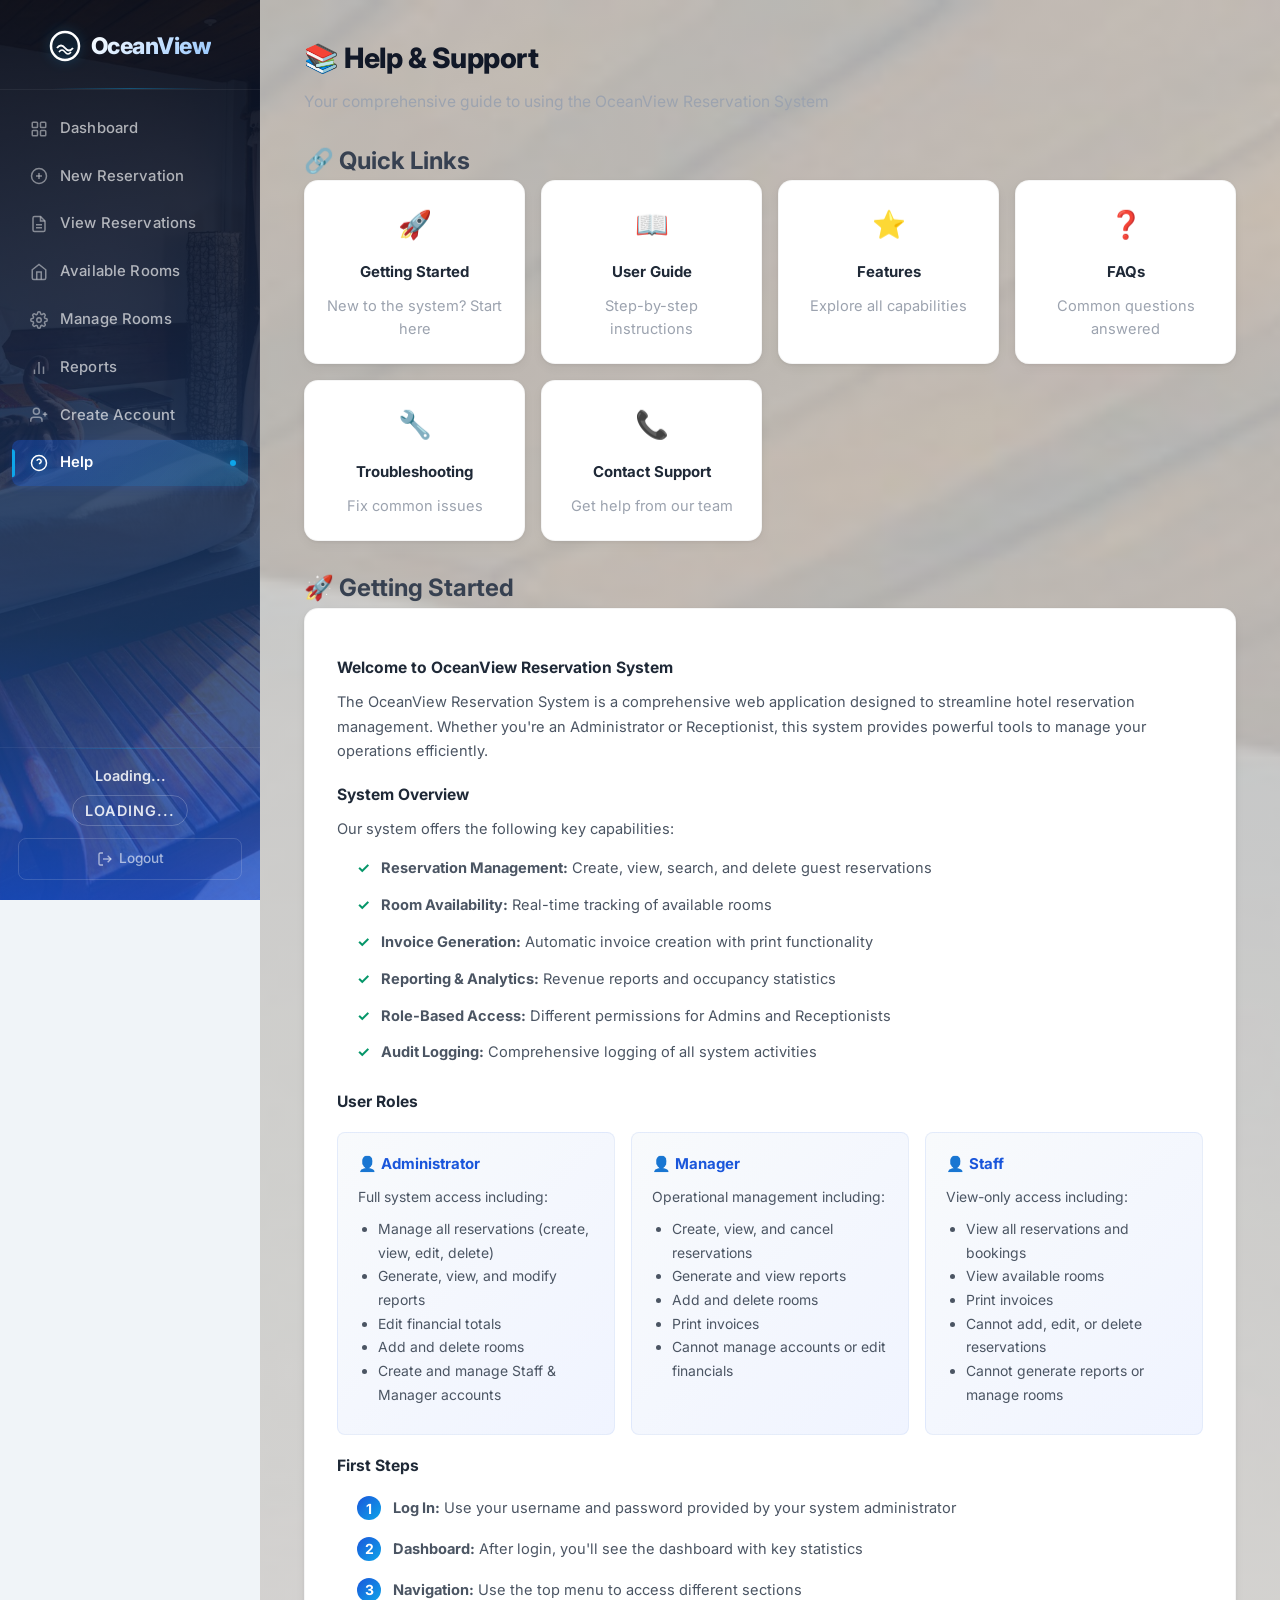
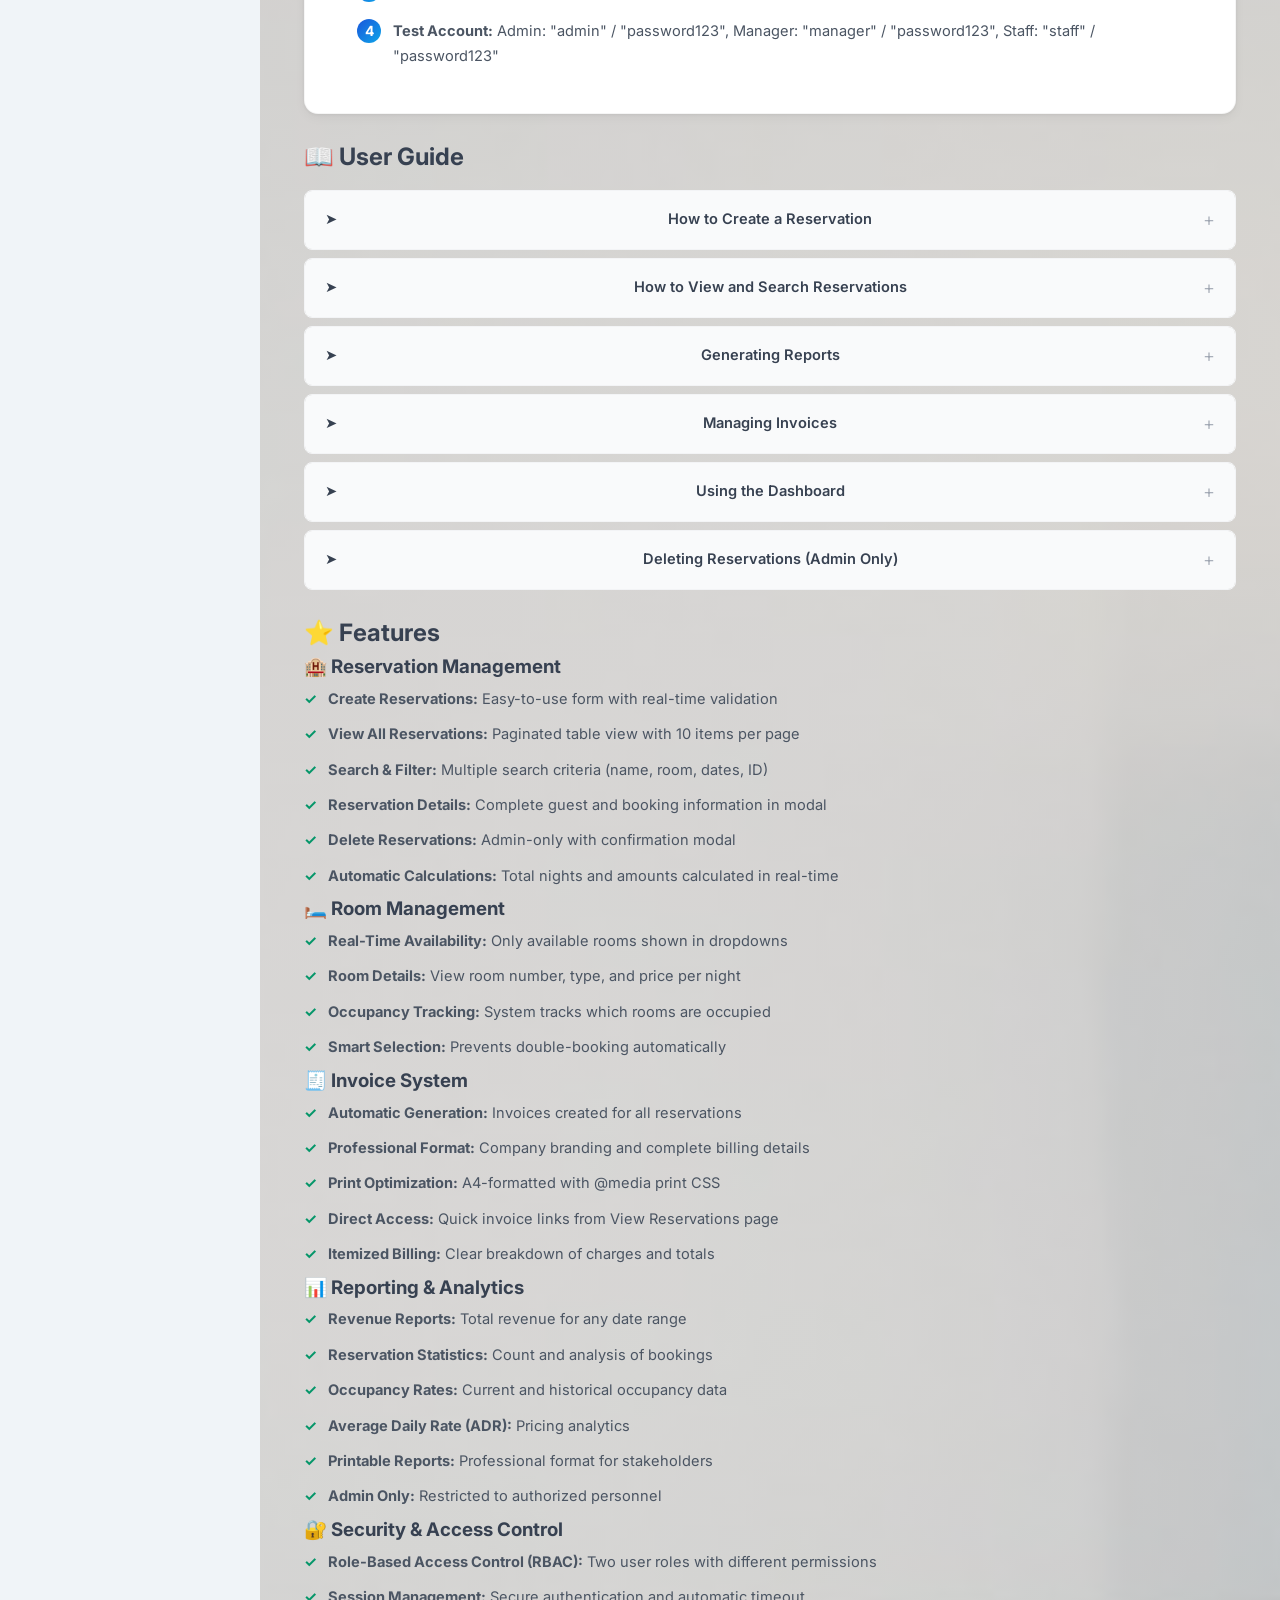
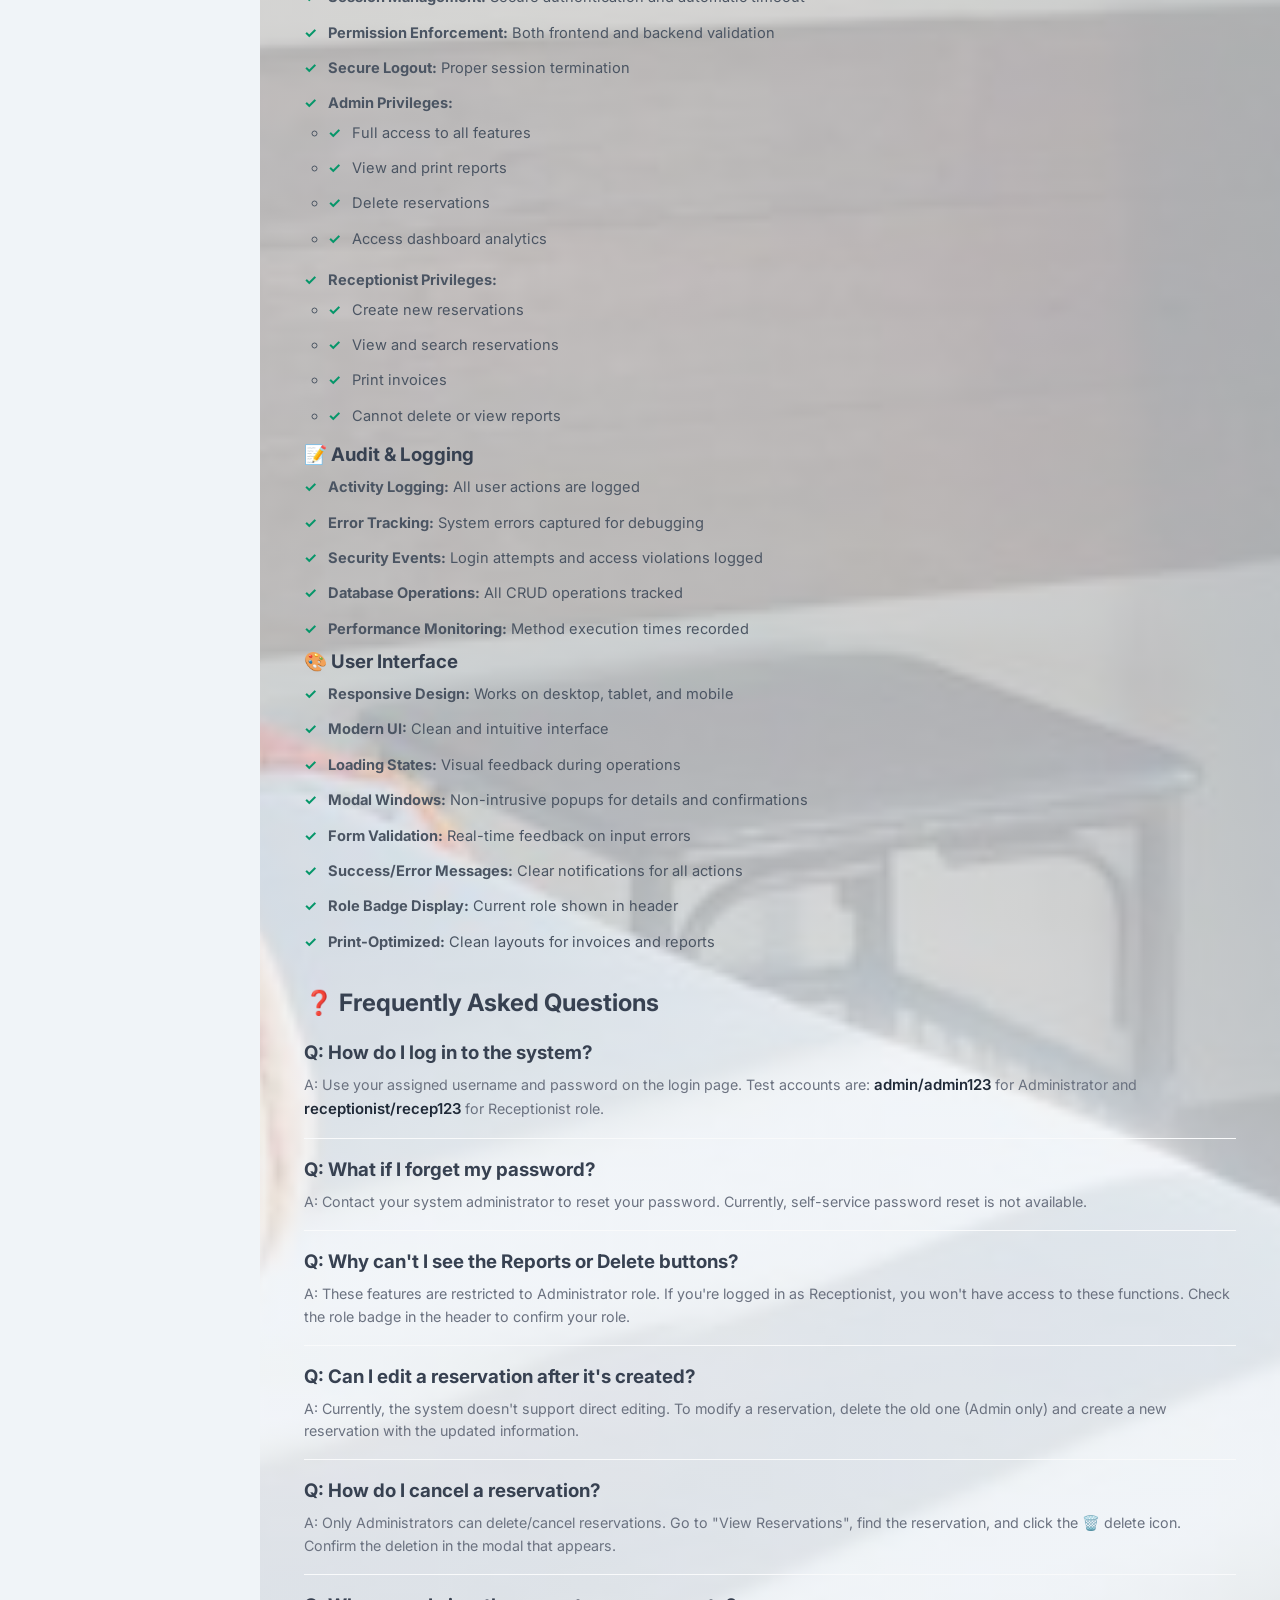
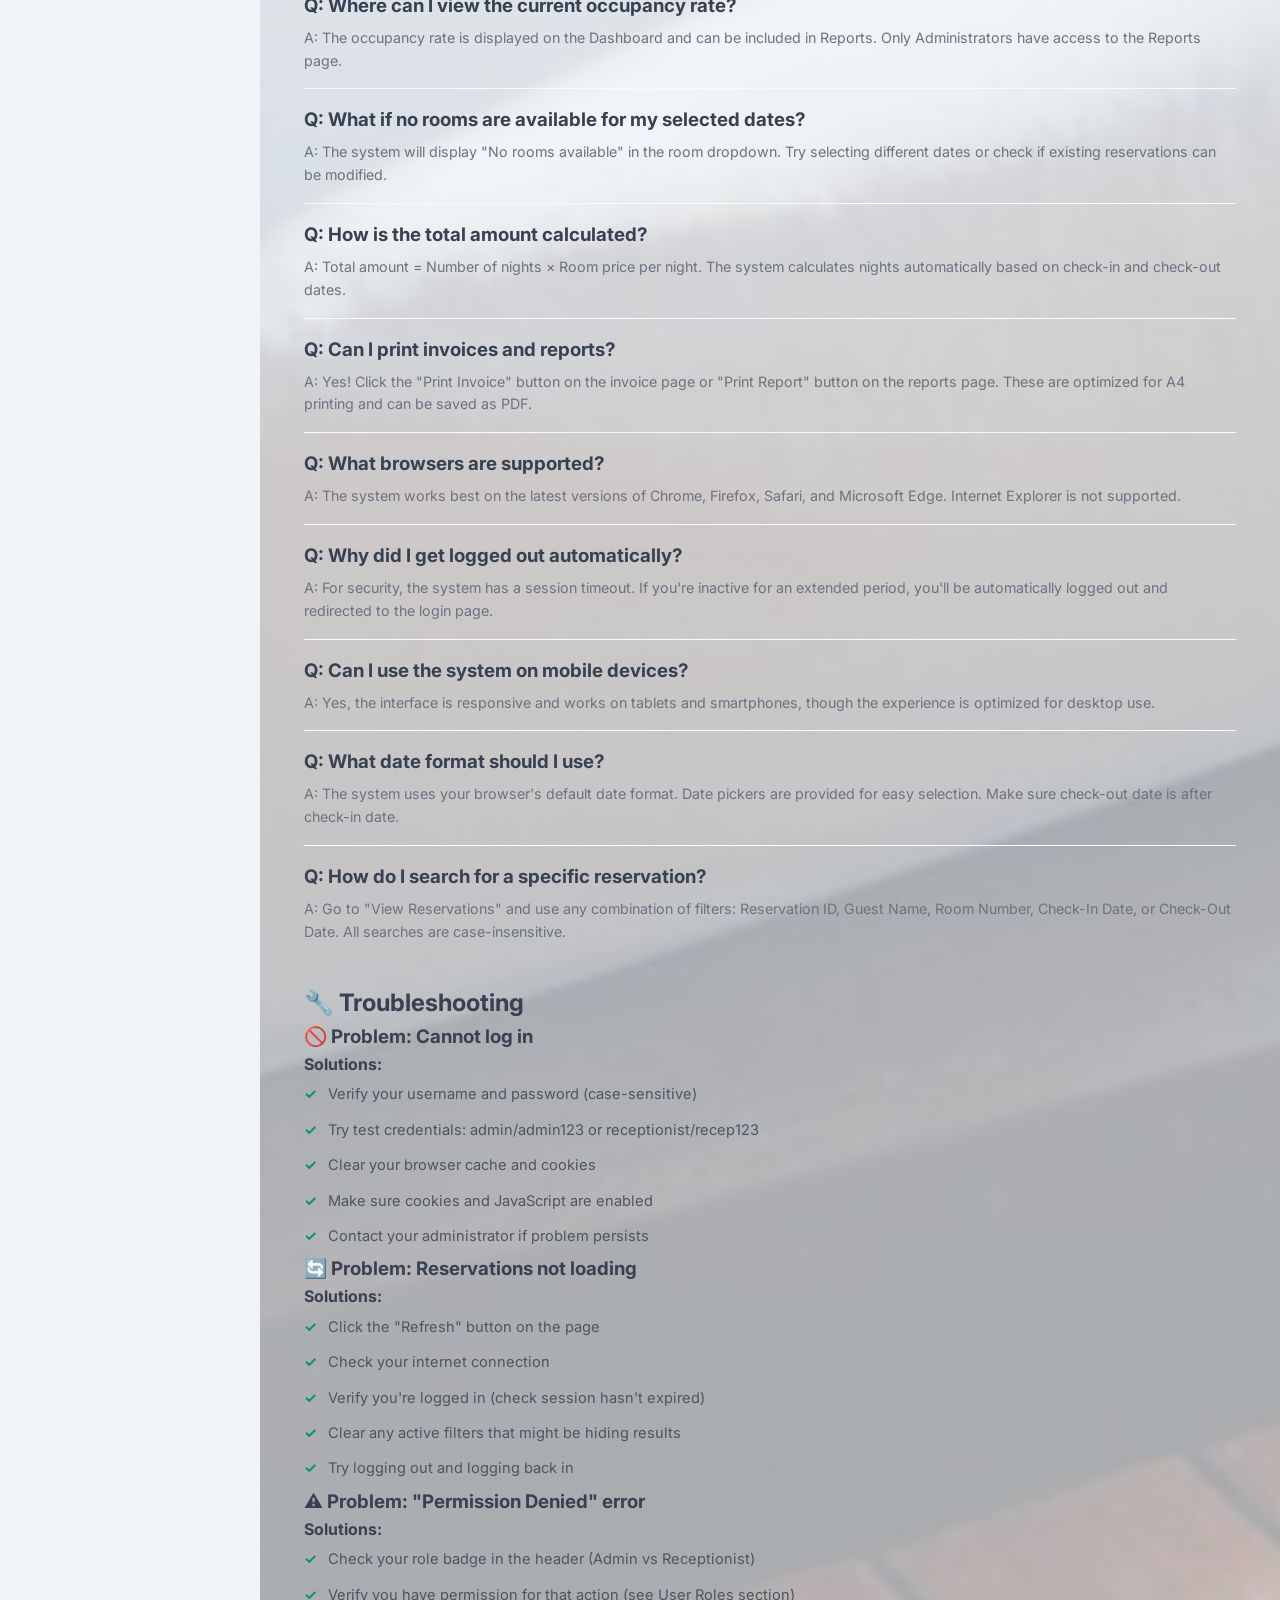
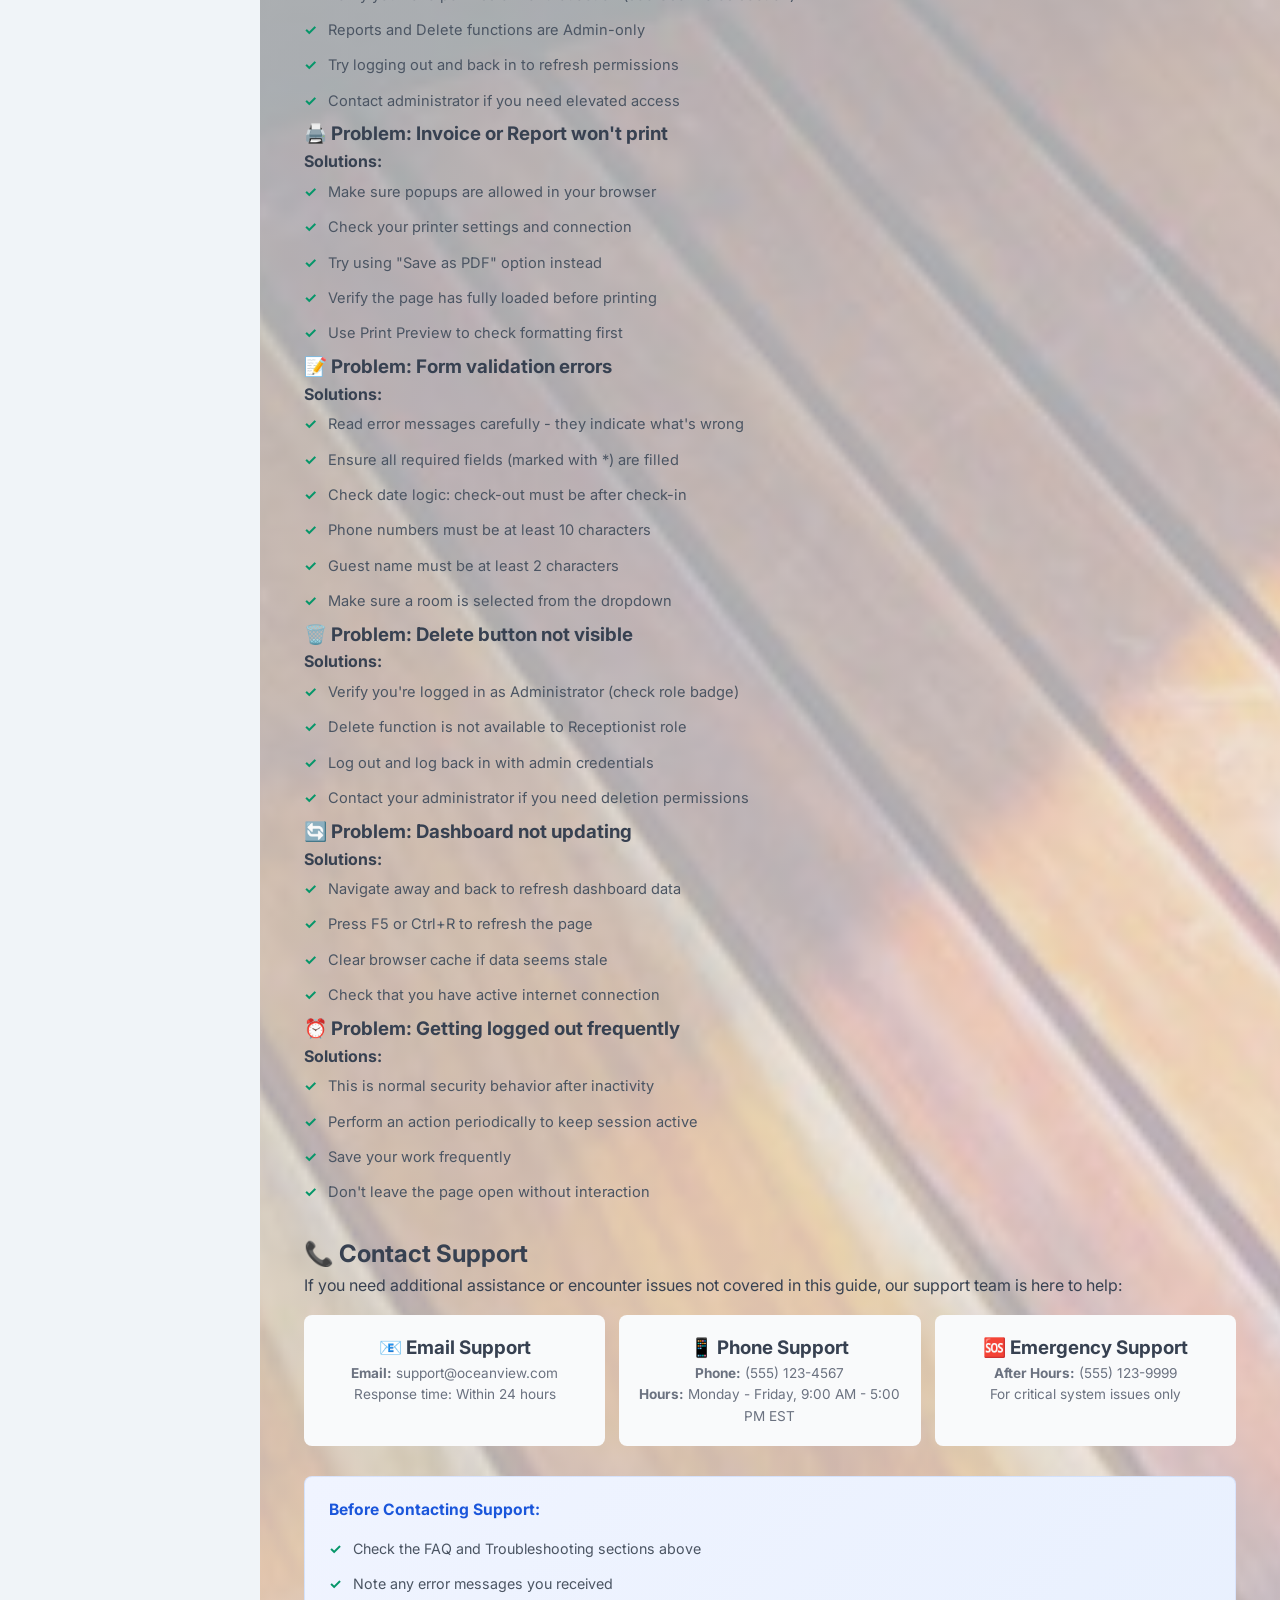
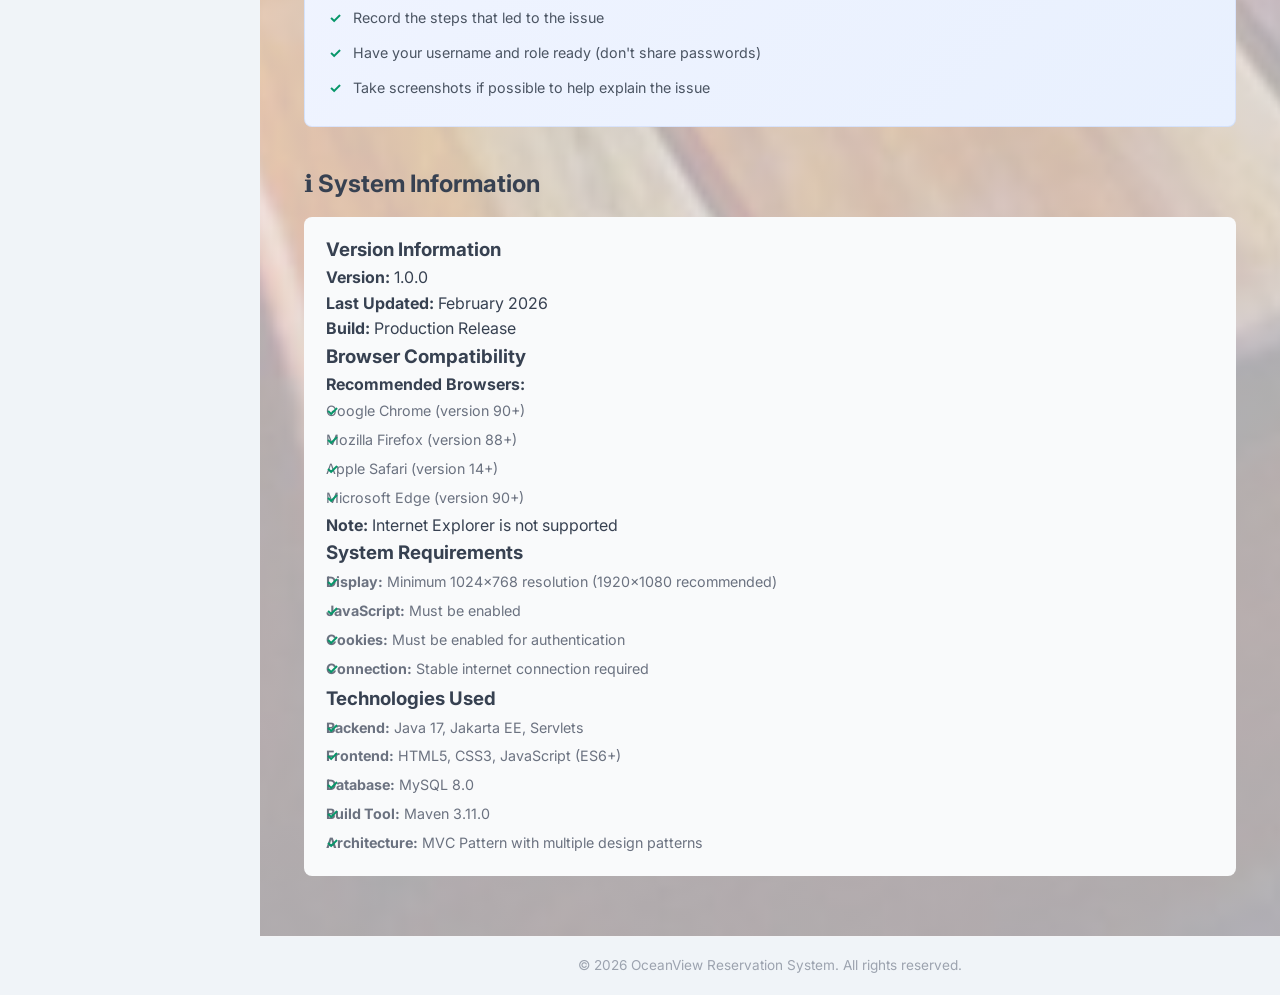
<file: src/main/webapp/pages/help.html>
<!DOCTYPE html>
<html lang="en">
<head>
    <meta charset="UTF-8">
    <meta name="viewport" content="width=device-width, initial-scale=1.0">
    <title>Help - OceanView Reservation System</title>
    <link rel="stylesheet" href="../css/style.css">
</head>
<body>
    <div class="dashboard-container">
                <header class="header">
            <div class="logo">
                <svg class="logo-icon" width="32" height="32" viewBox="0 0 32 32" fill="none"><circle cx="16" cy="16" r="14" stroke="white" stroke-width="2.5"/><path d="M8 18 Q12 13, 16 18 T24 18" stroke="white" stroke-width="2" fill="none"/><path d="M10 22 Q13 18, 16 22 T22 22" stroke="white" stroke-width="1.5" fill="none"/></svg>
                <span>OceanView</span>
            </div>
            <nav class="nav">
                <a href="dashboard.html"><svg width="18" height="18" viewBox="0 0 24 24" fill="none" stroke="currentColor" stroke-width="2"><rect x="3" y="3" width="7" height="7" rx="1"/><rect x="14" y="3" width="7" height="7" rx="1"/><rect x="3" y="14" width="7" height="7" rx="1"/><rect x="14" y="14" width="7" height="7" rx="1"/></svg><span>Dashboard</span></a>
                <a href="add-reservation.html" data-permission="canAddReservations"><svg width="18" height="18" viewBox="0 0 24 24" fill="none" stroke="currentColor" stroke-width="2"><circle cx="12" cy="12" r="10"/><line x1="12" y1="8" x2="12" y2="16"/><line x1="8" y1="12" x2="16" y2="12"/></svg><span>New Reservation</span></a>
                <a href="view-reservation.html" data-permission="canViewReservations"><svg width="18" height="18" viewBox="0 0 24 24" fill="none" stroke="currentColor" stroke-width="2"><path d="M14 2H6a2 2 0 00-2 2v16a2 2 0 002 2h12a2 2 0 002-2V8z"/><polyline points="14 2 14 8 20 8"/><line x1="16" y1="13" x2="8" y2="13"/><line x1="16" y1="17" x2="8" y2="17"/></svg><span>View Reservations</span></a>
                <a href="available-rooms.html" data-permission="canViewRooms"><svg width="18" height="18" viewBox="0 0 24 24" fill="none" stroke="currentColor" stroke-width="2"><path d="M3 9l9-7 9 7v11a2 2 0 01-2 2H5a2 2 0 01-2-2z"/><polyline points="9 22 9 12 15 12 15 22"/></svg><span>Available Rooms</span></a>
                <a href="manage-rooms.html" data-permission="canManageRooms"><svg width="18" height="18" viewBox="0 0 24 24" fill="none" stroke="currentColor" stroke-width="2"><circle cx="12" cy="12" r="3"/><path d="M19.4 15a1.65 1.65 0 00.33 1.82l.06.06a2 2 0 010 2.83 2 2 0 01-2.83 0l-.06-.06a1.65 1.65 0 00-1.82-.33 1.65 1.65 0 00-1 1.51V21a2 2 0 01-4 0v-.09A1.65 1.65 0 009 19.4a1.65 1.65 0 00-1.82.33l-.06.06a2 2 0 01-2.83-2.83l.06-.06A1.65 1.65 0 004.68 15a1.65 1.65 0 00-1.51-1H3a2 2 0 010-4h.09A1.65 1.65 0 004.6 9a1.65 1.65 0 00-.33-1.82l-.06-.06a2 2 0 012.83-2.83l.06.06A1.65 1.65 0 009 4.68a1.65 1.65 0 001-1.51V3a2 2 0 014 0v.09a1.65 1.65 0 001 1.51 1.65 1.65 0 001.82-.33l.06-.06a2 2 0 012.83 2.83l-.06.06A1.65 1.65 0 0019.4 9a1.65 1.65 0 001.51 1H21a2 2 0 010 4h-.09a1.65 1.65 0 00-1.51 1z"/></svg><span>Manage Rooms</span></a>
                <a href="report.html" data-permission="canViewReports"><svg width="18" height="18" viewBox="0 0 24 24" fill="none" stroke="currentColor" stroke-width="2"><line x1="18" y1="20" x2="18" y2="10"/><line x1="12" y1="20" x2="12" y2="4"/><line x1="6" y1="20" x2="6" y2="14"/></svg><span>Reports</span></a>
                <a href="create-account.html" data-permission="canManageAccounts"><svg width="18" height="18" viewBox="0 0 24 24" fill="none" stroke="currentColor" stroke-width="2"><path d="M16 21v-2a4 4 0 00-4-4H5a4 4 0 00-4 4v2"/><circle cx="8.5" cy="7" r="4"/><line x1="20" y1="8" x2="20" y2="14"/><line x1="23" y1="11" x2="17" y2="11"/></svg><span>Create Account</span></a>
                <a href="help.html" class="active"><svg width="18" height="18" viewBox="0 0 24 24" fill="none" stroke="currentColor" stroke-width="2"><circle cx="12" cy="12" r="10"/><path d="M9.09 9a3 3 0 015.83 1c0 2-3 3-3 3"/><line x1="12" y1="17" x2="12.01" y2="17"/></svg><span>Help</span></a>
            </nav>
            <div class="user-menu">
                <span id="username">Loading...</span>
                <span id="userRole" class="role-badge">Loading...</span>
                <a href="../index.html" class="logout" onclick="logout(event)"><svg width="16" height="16" viewBox="0 0 24 24" fill="none" stroke="currentColor" stroke-width="2"><path d="M9 21H5a2 2 0 01-2-2V5a2 2 0 012-2h4"/><polyline points="16 17 21 12 16 7"/><line x1="21" y1="12" x2="9" y2="12"/></svg> Logout</a>
            </div>
        </header>

        <main class="main-content">
            <div class="page-header">
                <h1>📚 Help & Support</h1>
                <p class="page-description">Your comprehensive guide to using the OceanView Reservation System</p>
            </div>

            <div class="help-section quick-links">
                <h2>🔗 Quick Links</h2>
                <div class="quick-links-grid">
                    <a href="#getting-started" class="quick-link-card">
                        <span class="icon">🚀</span>
                        <h3>Getting Started</h3>
                        <p>New to the system? Start here</p>
                    </a>
                    <a href="#user-guide" class="quick-link-card">
                        <span class="icon">📖</span>
                        <h3>User Guide</h3>
                        <p>Step-by-step instructions</p>
                    </a>
                    <a href="#features" class="quick-link-card">
                        <span class="icon">⭐</span>
                        <h3>Features</h3>
                        <p>Explore all capabilities</p>
                    </a>
                    <a href="#faq" class="quick-link-card">
                        <span class="icon">❓</span>
                        <h3>FAQs</h3>
                        <p>Common questions answered</p>
                    </a>
                    <a href="#troubleshooting" class="quick-link-card">
                        <span class="icon">🔧</span>
                        <h3>Troubleshooting</h3>
                        <p>Fix common issues</p>
                    </a>
                    <a href="#contact" class="quick-link-card">
                        <span class="icon">📞</span>
                        <h3>Contact Support</h3>
                        <p>Get help from our team</p>
                    </a>
                </div>
            </div>

            <div class="help-section" id="getting-started">
                <h2>🚀 Getting Started</h2>
                <div class="help-content">
                    <h3>Welcome to OceanView Reservation System</h3>
                    <p>The OceanView Reservation System is a comprehensive web application designed to streamline hotel reservation management. Whether you're an Administrator or Receptionist, this system provides powerful tools to manage your operations efficiently.</p>

                    <h3>System Overview</h3>
                    <p>Our system offers the following key capabilities:</p>
                    <ul class="feature-list">
                        <li><strong>Reservation Management:</strong> Create, view, search, and delete guest reservations</li>
                        <li><strong>Room Availability:</strong> Real-time tracking of available rooms</li>
                        <li><strong>Invoice Generation:</strong> Automatic invoice creation with print functionality</li>
                        <li><strong>Reporting & Analytics:</strong> Revenue reports and occupancy statistics</li>
                        <li><strong>Role-Based Access:</strong> Different permissions for Admins and Receptionists</li>
                        <li><strong>Audit Logging:</strong> Comprehensive logging of all system activities</li>
                    </ul>

                    <h3>User Roles</h3>
                    <div class="role-cards">
                        <div class="role-card">
                            <h4>👤 Administrator</h4>
                            <p>Full system access including:</p>
                            <ul>
                                <li>Manage all reservations (create, view, edit, delete)</li>
                                <li>Generate, view, and modify reports</li>
                                <li>Edit financial totals</li>
                                <li>Add and delete rooms</li>
                                <li>Create and manage Staff & Manager accounts</li>
                            </ul>
                        </div>
                        <div class="role-card">
                            <h4>👤 Manager</h4>
                            <p>Operational management including:</p>
                            <ul>
                                <li>Create, view, and cancel reservations</li>
                                <li>Generate and view reports</li>
                                <li>Add and delete rooms</li>
                                <li>Print invoices</li>
                                <li>Cannot manage accounts or edit financials</li>
                            </ul>
                        </div>
                        <div class="role-card">
                            <h4>👤 Staff</h4>
                            <p>View-only access including:</p>
                            <ul>
                                <li>View all reservations and bookings</li>
                                <li>View available rooms</li>
                                <li>Print invoices</li>
                                <li>Cannot add, edit, or delete reservations</li>
                                <li>Cannot generate reports or manage rooms</li>
                            </ul>
                        </div>
                    </div>

                    <h3>First Steps</h3>
                    <ol class="steps-list">
                        <li><strong>Log In:</strong> Use your username and password provided by your system administrator</li>
                        <li><strong>Dashboard:</strong> After login, you'll see the dashboard with key statistics</li>
                        <li><strong>Navigation:</strong> Use the top menu to access different sections</li>
                        <li><strong>Test Account:</strong> Admin: "admin" / "password123", Manager: "manager" / "password123", Staff: "staff" / "password123"</li>
                    </ol>
                </div>
            </div>

            <div class="help-section" id="user-guide">
                <h2>📖 User Guide</h2>
                <div class="accordion">
                    <div class="accordion-item">
                        <h3 class="accordion-header" onclick="toggleAccordion(this)">
                            <span>➤</span> How to Create a Reservation
                        </h3>
                        <div class="accordion-content">
                            <p><strong>Step-by-Step Instructions:</strong></p>
                            <ol class="steps-list">
                                <li>Click on <strong>"New Reservation"</strong> in the navigation menu</li>
                                <li>Fill in the <strong>Guest Information</strong>:
                                    <ul>
                                        <li>Guest Name (required, min 2 characters)</li>
                                        <li>Phone Number (required, min 10 characters)</li>
                                        <li>Complete Address (required)</li>
                                    </ul>
                                </li>
                                <li>Select <strong>Reservation Details</strong>:
                                    <ul>
                                        <li>Check-In Date (cannot be in the past)</li>
                                        <li>Check-Out Date (must be after check-in)</li>
                                        <li>Room from dropdown (only available rooms shown)</li>
                                    </ul>
                                </li>
                                <li>Review the <strong>Calculated Amounts</strong>:
                                    <ul>
                                        <li>Total nights are calculated automatically</li>
                                        <li>Price per night is shown from selected room</li>
                                        <li>Total amount is calculated (nights × price)</li>
                                    </ul>
                                </li>
                                <li>Click <strong>"Create Reservation"</strong> to save</li>
                                <li>Success message appears and redirects to View Reservations</li>
                            </ol>
                            <p class="help-tip"><strong>💡 Tip:</strong> If no rooms are available, the system will display a warning message. You can use the "Clear Form" button to reset all fields at any time.</p>
                        </div>
                    </div>

                    <div class="accordion-item">
                        <h3 class="accordion-header" onclick="toggleAccordion(this)">
                            <span>➤</span> How to View and Search Reservations
                        </h3>
                        <div class="accordion-content">
                            <p><strong>Viewing All Reservations:</strong></p>
                            <ol class="steps-list">
                                <li>Navigate to <strong>"View Reservations"</strong> page</li>
                                <li>All reservations are displayed in a table format</li>
                                <li>Each row shows: Reservation #, Guest Name, Contact, Room, Dates, Amount</li>
                                <li>Use pagination buttons at the bottom for large datasets (10 per page)</li>
                            </ol>

                            <p><strong>Searching Reservations:</strong></p>
                            <ul class="feature-list">
                                <li><strong>By Reservation Number:</strong> Enter full or partial reservation number</li>
                                <li><strong>By Guest Name:</strong> Search is case-insensitive, matches partial names</li>
                                <li><strong>By Room Number:</strong> Enter exact room number</li>
                                <li><strong>By Check-In Date:</strong> Find reservations from a specific date</li>
                                <li><strong>By Check-Out Date:</strong> Find reservations until a specific date</li>
                                <li><strong>Multiple Filters:</strong> All criteria work together (AND logic)</li>
                            </ul>

                            <p><strong>Action Buttons:</strong></p>
                            <ul class="feature-list">
                                <li><strong>👁️ View Details:</strong> Opens modal with complete reservation information</li>
                                <li><strong>🧾 View Invoice:</strong> Navigates to printable invoice page</li>
                                <li><strong>🗑️ Delete:</strong> Opens confirmation modal (Admin only)</li>
                            </ul>

                            <p class="help-tip"><strong>💡 Tip:</strong> Click "Reset" to clear all filters and "Refresh" to reload data from the server.</p>
                        </div>
                    </div>

                    <div class="accordion-item">
                        <h3 class="accordion-header" onclick="toggleAccordion(this)">
                            <span>➤</span> Generating Reports
                        </h3>
                        <div class="accordion-content">
                            <p><strong>Steps to Generate Reports:</strong></p>
                            <ol class="steps-list">
                                <li>Go to the <strong>"Reports"</strong> page (Admin only)</li>
                                <li>Select the <strong>Start Date</strong> and <strong>End Date</strong> for the report period</li>
                                <li>Click <strong>"Generate Report"</strong> button</li>
                                <li>The system displays:
                                    <ul>
                                        <li>Total Revenue for the period</li>
                                        <li>Number of Reservations</li>
                                        <li>Average Daily Rate (ADR)</li>
                                        <li>Occupancy statistics</li>
                                    </ul>
                                </li>
                                <li>Use <strong>"Print Report"</strong> button to print or save as PDF</li>
                            </ol>
                            <p class="help-tip"><strong>💡 Tip:</strong> Reports are formatted for A4 printing with @media print CSS. Headers and navigation are hidden when printing.</p>
                        </div>
                    </div>

                    <div class="accordion-item">
                        <h3 class="accordion-header" onclick="toggleAccordion(this)">
                            <span>➤</span> Managing Invoices
                        </h3>
                        <div class="accordion-content">
                            <p><strong>Accessing Invoices:</strong></p>
                            <ol class="steps-list">
                                <li>From <strong>View Reservations</strong> page, click the <strong>🧾 invoice icon</strong></li>
                                <li>Or navigate directly to <strong>Invoice</strong> page and enter reservation ID</li>
                                <li>Invoice displays complete billing information including:
                                    <ul>
                                        <li>Guest details and contact information</li>
                                        <li>Reservation dates and room details</li>
                                        <li>Itemized charges (room rate × nights)</li>
                                        <li>Total amount due</li>
                                    </ul>
                                </li>
                            </ol>

                            <p><strong>Printing Invoices:</strong></p>
                            <ul class="feature-list">
                                <li>Click <strong>"Print Invoice"</strong> button at top right</li>
                                <li>Browser print dialog opens automatically</li>
                                <li>Invoice is formatted for A4 paper</li>
                                <li>Print buttons and navigation are hidden in print version</li>
                                <li>Can save as PDF using "Save as PDF" option</li>
                            </ul>

                            <p class="help-tip"><strong>💡 Tip:</strong> Invoices include company branding and contact information at the bottom.</p>
                        </div>
                    </div>

                    <div class="accordion-item">
                        <h3 class="accordion-header" onclick="toggleAccordion(this)">
                            <span>➤</span> Using the Dashboard
                        </h3>
                        <div class="accordion-content">
                            <p><strong>Dashboard Overview:</strong></p>
                            <p>The dashboard provides an at-a-glance view of your hotel operations:</p>

                            <ul class="feature-list">
                                <li><strong>Statistics Cards:</strong>
                                    <ul>
                                        <li>Total Reservations count</li>
                                        <li>Active Reservations (checked-in guests)</li>
                                        <li>Total Revenue (current period)</li>
                                        <li>Current Occupancy Rate</li>
                                    </ul>
                                </li>
                                <li><strong>Recent Check-Ins:</strong> Table showing today's check-ins</li>
                                <li><strong>Quick Actions:</strong> Role-based shortcuts to common tasks</li>
                                <li><strong>Occupancy Chart:</strong> Visual representation of room availability</li>
                            </ul>

                            <p class="help-tip"><strong>💡 Tip:</strong> Dashboard automatically updates when you navigate back from other pages.</p>
                        </div>
                    </div>

                    <div class="accordion-item">
                        <h3 class="accordion-header" onclick="toggleAccordion(this)">
                            <span>➤</span> Deleting Reservations (Admin Only)
                        </h3>
                        <div class="accordion-content">
                            <p><strong>Steps to Delete:</strong></p>
                            <ol class="steps-list">
                                <li>Go to <strong>View Reservations</strong> page</li>
                                <li>Find the reservation you want to delete</li>
                                <li>Click the <strong>🗑️ delete icon</strong> (visible to Admins only)</li>
                                <li>A confirmation modal appears with warning message</li>
                                <li>Click <strong>"Delete"</strong> to confirm or <strong>"Cancel"</strong> to abort</li>
                                <li>Success message appears and table reloads automatically</li>
                            </ol>

                            <p class="warning-box">
                                <strong>⚠️ Warning:</strong> Deleting a reservation is permanent and cannot be undone. Make sure you have the correct reservation before confirming deletion.
                            </p>

                            <p class="help-tip"><strong>💡 Tip:</strong> Only users with Administrator role can delete reservations. Receptionists will not see the delete button.</p>
                        </div>
                    </div>
                </div>
            </div>

            <div class="help-section" id="features">
                <h2>⭐ Features</h2>

                <div class="feature-category">
                    <h3>🏨 Reservation Management</h3>
                    <ul class="feature-list">
                        <li><strong>Create Reservations:</strong> Easy-to-use form with real-time validation</li>
                        <li><strong>View All Reservations:</strong> Paginated table view with 10 items per page</li>
                        <li><strong>Search & Filter:</strong> Multiple search criteria (name, room, dates, ID)</li>
                        <li><strong>Reservation Details:</strong> Complete guest and booking information in modal</li>
                        <li><strong>Delete Reservations:</strong> Admin-only with confirmation modal</li>
                        <li><strong>Automatic Calculations:</strong> Total nights and amounts calculated in real-time</li>
                    </ul>
                </div>

                <div class="feature-category">
                    <h3>🛏️ Room Management</h3>
                    <ul class="feature-list">
                        <li><strong>Real-Time Availability:</strong> Only available rooms shown in dropdowns</li>
                        <li><strong>Room Details:</strong> View room number, type, and price per night</li>
                        <li><strong>Occupancy Tracking:</strong> System tracks which rooms are occupied</li>
                        <li><strong>Smart Selection:</strong> Prevents double-booking automatically</li>
                    </ul>
                </div>

                <div class="feature-category">
                    <h3>🧾 Invoice System</h3>
                    <ul class="feature-list">
                        <li><strong>Automatic Generation:</strong> Invoices created for all reservations</li>
                        <li><strong>Professional Format:</strong> Company branding and complete billing details</li>
                        <li><strong>Print Optimization:</strong> A4-formatted with @media print CSS</li>
                        <li><strong>Direct Access:</strong> Quick invoice links from View Reservations page</li>
                        <li><strong>Itemized Billing:</strong> Clear breakdown of charges and totals</li>
                    </ul>
                </div>

                <div class="feature-category">
                    <h3>📊 Reporting & Analytics</h3>
                    <ul class="feature-list">
                        <li><strong>Revenue Reports:</strong> Total revenue for any date range</li>
                        <li><strong>Reservation Statistics:</strong> Count and analysis of bookings</li>
                        <li><strong>Occupancy Rates:</strong> Current and historical occupancy data</li>
                        <li><strong>Average Daily Rate (ADR):</strong> Pricing analytics</li>
                        <li><strong>Printable Reports:</strong> Professional format for stakeholders</li>
                        <li><strong>Admin Only:</strong> Restricted to authorized personnel</li>
                    </ul>
                </div>

                <div class="feature-category">
                    <h3>🔐 Security & Access Control</h3>
                    <ul class="feature-list">
                        <li><strong>Role-Based Access Control (RBAC):</strong> Two user roles with different permissions</li>
                        <li><strong>Session Management:</strong> Secure authentication and automatic timeout</li>
                        <li><strong>Permission Enforcement:</strong> Both frontend and backend validation</li>
                        <li><strong>Secure Logout:</strong> Proper session termination</li>
                        <li><strong>Admin Privileges:</strong>
                            <ul>
                                <li>Full access to all features</li>
                                <li>View and print reports</li>
                                <li>Delete reservations</li>
                                <li>Access dashboard analytics</li>
                            </ul>
                        </li>
                        <li><strong>Receptionist Privileges:</strong>
                            <ul>
                                <li>Create new reservations</li>
                                <li>View and search reservations</li>
                                <li>Print invoices</li>
                                <li>Cannot delete or view reports</li>
                            </ul>
                        </li>
                    </ul>
                </div>

                <div class="feature-category">
                    <h3>📝 Audit & Logging</h3>
                    <ul class="feature-list">
                        <li><strong>Activity Logging:</strong> All user actions are logged</li>
                        <li><strong>Error Tracking:</strong> System errors captured for debugging</li>
                        <li><strong>Security Events:</strong> Login attempts and access violations logged</li>
                        <li><strong>Database Operations:</strong> All CRUD operations tracked</li>
                        <li><strong>Performance Monitoring:</strong> Method execution times recorded</li>
                    </ul>
                </div>

                <div class="feature-category">
                    <h3>🎨 User Interface</h3>
                    <ul class="feature-list">
                        <li><strong>Responsive Design:</strong> Works on desktop, tablet, and mobile</li>
                        <li><strong>Modern UI:</strong> Clean and intuitive interface</li>
                        <li><strong>Loading States:</strong> Visual feedback during operations</li>
                        <li><strong>Modal Windows:</strong> Non-intrusive popups for details and confirmations</li>
                        <li><strong>Form Validation:</strong> Real-time feedback on input errors</li>
                        <li><strong>Success/Error Messages:</strong> Clear notifications for all actions</li>
                        <li><strong>Role Badge Display:</strong> Current role shown in header</li>
                        <li><strong>Print-Optimized:</strong> Clean layouts for invoices and reports</li>
                    </ul>
                </div>
            </div>

            <div class="help-section" id="faq">
                <h2>❓ Frequently Asked Questions</h2>
                <div class="faq">
                    <div class="faq-item">
                        <h3>Q: How do I log in to the system?</h3>
                        <p>A: Use your assigned username and password on the login page. Test accounts are: <strong>admin/admin123</strong> for Administrator and <strong>receptionist/recep123</strong> for Receptionist role.</p>
                    </div>

                    <div class="faq-item">
                        <h3>Q: What if I forget my password?</h3>
                        <p>A: Contact your system administrator to reset your password. Currently, self-service password reset is not available.</p>
                    </div>

                    <div class="faq-item">
                        <h3>Q: Why can't I see the Reports or Delete buttons?</h3>
                        <p>A: These features are restricted to Administrator role. If you're logged in as Receptionist, you won't have access to these functions. Check the role badge in the header to confirm your role.</p>
                    </div>

                    <div class="faq-item">
                        <h3>Q: Can I edit a reservation after it's created?</h3>
                        <p>A: Currently, the system doesn't support direct editing. To modify a reservation, delete the old one (Admin only) and create a new reservation with the updated information.</p>
                    </div>

                    <div class="faq-item">
                        <h3>Q: How do I cancel a reservation?</h3>
                        <p>A: Only Administrators can delete/cancel reservations. Go to "View Reservations", find the reservation, and click the 🗑️ delete icon. Confirm the deletion in the modal that appears.</p>
                    </div>

                    <div class="faq-item">
                        <h3>Q: Where can I view the current occupancy rate?</h3>
                        <p>A: The occupancy rate is displayed on the Dashboard and can be included in Reports. Only Administrators have access to the Reports page.</p>
                    </div>

                    <div class="faq-item">
                        <h3>Q: What if no rooms are available for my selected dates?</h3>
                        <p>A: The system will display "No rooms available" in the room dropdown. Try selecting different dates or check if existing reservations can be modified.</p>
                    </div>

                    <div class="faq-item">
                        <h3>Q: How is the total amount calculated?</h3>
                        <p>A: Total amount = Number of nights × Room price per night. The system calculates nights automatically based on check-in and check-out dates.</p>
                    </div>

                    <div class="faq-item">
                        <h3>Q: Can I print invoices and reports?</h3>
                        <p>A: Yes! Click the "Print Invoice" button on the invoice page or "Print Report" button on the reports page. These are optimized for A4 printing and can be saved as PDF.</p>
                    </div>

                    <div class="faq-item">
                        <h3>Q: What browsers are supported?</h3>
                        <p>A: The system works best on the latest versions of Chrome, Firefox, Safari, and Microsoft Edge. Internet Explorer is not supported.</p>
                    </div>

                    <div class="faq-item">
                        <h3>Q: Why did I get logged out automatically?</h3>
                        <p>A: For security, the system has a session timeout. If you're inactive for an extended period, you'll be automatically logged out and redirected to the login page.</p>
                    </div>

                    <div class="faq-item">
                        <h3>Q: Can I use the system on mobile devices?</h3>
                        <p>A: Yes, the interface is responsive and works on tablets and smartphones, though the experience is optimized for desktop use.</p>
                    </div>

                    <div class="faq-item">
                        <h3>Q: What date format should I use?</h3>
                        <p>A: The system uses your browser's default date format. Date pickers are provided for easy selection. Make sure check-out date is after check-in date.</p>
                    </div>

                    <div class="faq-item">
                        <h3>Q: How do I search for a specific reservation?</h3>
                        <p>A: Go to "View Reservations" and use any combination of filters: Reservation ID, Guest Name, Room Number, Check-In Date, or Check-Out Date. All searches are case-insensitive.</p>
                    </div>
                </div>
            </div>

            <div class="help-section" id="troubleshooting">
                <h2>🔧 Troubleshooting</h2>

                <div class="troubleshooting-item">
                    <h3>🚫 Problem: Cannot log in</h3>
                    <p><strong>Solutions:</strong></p>
                    <ul class="feature-list">
                        <li>Verify your username and password (case-sensitive)</li>
                        <li>Try test credentials: admin/admin123 or receptionist/recep123</li>
                        <li>Clear your browser cache and cookies</li>
                        <li>Make sure cookies and JavaScript are enabled</li>
                        <li>Contact your administrator if problem persists</li>
                    </ul>
                </div>

                <div class="troubleshooting-item">
                    <h3>🔄 Problem: Reservations not loading</h3>
                    <p><strong>Solutions:</strong></p>
                    <ul class="feature-list">
                        <li>Click the "Refresh" button on the page</li>
                        <li>Check your internet connection</li>
                        <li>Verify you're logged in (check session hasn't expired)</li>
                        <li>Clear any active filters that might be hiding results</li>
                        <li>Try logging out and logging back in</li>
                    </ul>
                </div>

                <div class="troubleshooting-item">
                    <h3>⚠️ Problem: "Permission Denied" error</h3>
                    <p><strong>Solutions:</strong></p>
                    <ul class="feature-list">
                        <li>Check your role badge in the header (Admin vs Receptionist)</li>
                        <li>Verify you have permission for that action (see User Roles section)</li>
                        <li>Reports and Delete functions are Admin-only</li>
                        <li>Try logging out and back in to refresh permissions</li>
                        <li>Contact administrator if you need elevated access</li>
                    </ul>
                </div>

                <div class="troubleshooting-item">
                    <h3>🖨️ Problem: Invoice or Report won't print</h3>
                    <p><strong>Solutions:</strong></p>
                    <ul class="feature-list">
                        <li>Make sure popups are allowed in your browser</li>
                        <li>Check your printer settings and connection</li>
                        <li>Try using "Save as PDF" option instead</li>
                        <li>Verify the page has fully loaded before printing</li>
                        <li>Use Print Preview to check formatting first</li>
                    </ul>
                </div>

                <div class="troubleshooting-item">
                    <h3>📝 Problem: Form validation errors</h3>
                    <p><strong>Solutions:</strong></p>
                    <ul class="feature-list">
                        <li>Read error messages carefully - they indicate what's wrong</li>
                        <li>Ensure all required fields (marked with *) are filled</li>
                        <li>Check date logic: check-out must be after check-in</li>
                        <li>Phone numbers must be at least 10 characters</li>
                        <li>Guest name must be at least 2 characters</li>
                        <li>Make sure a room is selected from the dropdown</li>
                    </ul>
                </div>

                <div class="troubleshooting-item">
                    <h3>🗑️ Problem: Delete button not visible</h3>
                    <p><strong>Solutions:</strong></p>
                    <ul class="feature-list">
                        <li>Verify you're logged in as Administrator (check role badge)</li>
                        <li>Delete function is not available to Receptionist role</li>
                        <li>Log out and log back in with admin credentials</li>
                        <li>Contact your administrator if you need deletion permissions</li>
                    </ul>
                </div>

                <div class="troubleshooting-item">
                    <h3>🔄 Problem: Dashboard not updating</h3>
                    <p><strong>Solutions:</strong></p>
                    <ul class="feature-list">
                        <li>Navigate away and back to refresh dashboard data</li>
                        <li>Press F5 or Ctrl+R to refresh the page</li>
                        <li>Clear browser cache if data seems stale</li>
                        <li>Check that you have active internet connection</li>
                    </ul>
                </div>

                <div class="troubleshooting-item">
                    <h3>⏰ Problem: Getting logged out frequently</h3>
                    <p><strong>Solutions:</strong></p>
                    <ul class="feature-list">
                        <li>This is normal security behavior after inactivity</li>
                        <li>Perform an action periodically to keep session active</li>
                        <li>Save your work frequently</li>
                        <li>Don't leave the page open without interaction</li>
                    </ul>
                </div>
            </div>

            <div class="help-section" id="contact">
                <h2>📞 Contact Support</h2>
                <div class="contact-info">
                    <p>If you need additional assistance or encounter issues not covered in this guide, our support team is here to help:</p>

                    <div class="contact-methods">
                        <div class="contact-method">
                            <h3>📧 Email Support</h3>
                            <p><strong>Email:</strong> <a href="mailto:support@oceanview.com">support@oceanview.com</a></p>
                            <p>Response time: Within 24 hours</p>
                        </div>

                        <div class="contact-method">
                            <h3>📱 Phone Support</h3>
                            <p><strong>Phone:</strong> (555) 123-4567</p>
                            <p><strong>Hours:</strong> Monday - Friday, 9:00 AM - 5:00 PM EST</p>
                        </div>

                        <div class="contact-method">
                            <h3>🆘 Emergency Support</h3>
                            <p><strong>After Hours:</strong> (555) 123-9999</p>
                            <p>For critical system issues only</p>
                        </div>
                    </div>

                    <div class="support-tips">
                        <h3>Before Contacting Support:</h3>
                        <ul class="feature-list">
                            <li>Check the FAQ and Troubleshooting sections above</li>
                            <li>Note any error messages you received</li>
                            <li>Record the steps that led to the issue</li>
                            <li>Have your username and role ready (don't share passwords)</li>
                            <li>Take screenshots if possible to help explain the issue</li>
                        </ul>
                    </div>
                </div>
            </div>

            <div class="help-section">
                <h2>ℹ️ System Information</h2>
                <div class="system-info">
                    <div class="info-section">
                        <h3>Version Information</h3>
                        <p><strong>Version:</strong> 1.0.0</p>
                        <p><strong>Last Updated:</strong> February 2026</p>
                        <p><strong>Build:</strong> Production Release</p>
                    </div>

                    <div class="info-section">
                        <h3>Browser Compatibility</h3>
                        <p><strong>Recommended Browsers:</strong></p>
                        <ul class="feature-list">
                            <li>Google Chrome (version 90+)</li>
                            <li>Mozilla Firefox (version 88+)</li>
                            <li>Apple Safari (version 14+)</li>
                            <li>Microsoft Edge (version 90+)</li>
                        </ul>
                        <p class="warning-box"><strong>Note:</strong> Internet Explorer is not supported</p>
                    </div>

                    <div class="info-section">
                        <h3>System Requirements</h3>
                        <ul class="feature-list">
                            <li><strong>Display:</strong> Minimum 1024x768 resolution (1920x1080 recommended)</li>
                            <li><strong>JavaScript:</strong> Must be enabled</li>
                            <li><strong>Cookies:</strong> Must be enabled for authentication</li>
                            <li><strong>Connection:</strong> Stable internet connection required</li>
                        </ul>
                    </div>

                    <div class="info-section">
                        <h3>Technologies Used</h3>
                        <ul class="feature-list">
                            <li><strong>Backend:</strong> Java 17, Jakarta EE, Servlets</li>
                            <li><strong>Frontend:</strong> HTML5, CSS3, JavaScript (ES6+)</li>
                            <li><strong>Database:</strong> MySQL 8.0</li>
                            <li><strong>Build Tool:</strong> Maven 3.11.0</li>
                            <li><strong>Architecture:</strong> MVC Pattern with multiple design patterns</li>
                        </ul>
                    </div>
                </div>
            </div>
        </main>

        <footer class="footer">
            <p>&copy; 2026 OceanView Reservation System. All rights reserved.</p>
        </footer>
    </div>
    <script src="../js/help.js"></script>
</body>
</html>
</file>
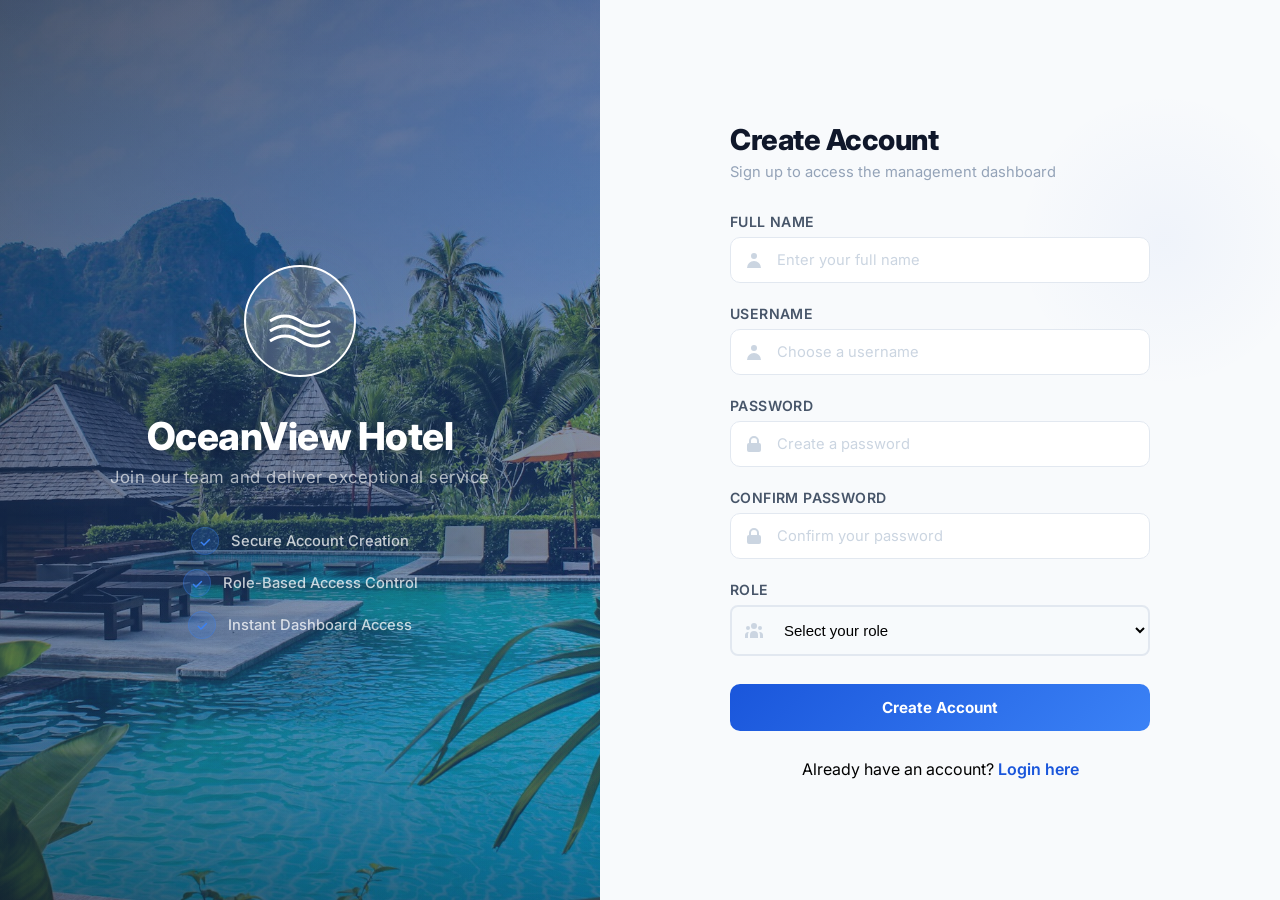
<file: src/main/webapp/pages/register.html>
<!DOCTYPE html>
<html lang="en">
<head>
    <meta charset="UTF-8">
    <meta name="viewport" content="width=device-width, initial-scale=1.0">
    <title>Register - OceanView Reservation System</title>
    <link rel="stylesheet" href="../css/login.css">
</head>
<body>
    <div class="login-page">

        <div class="login-left">
            <div class="brand-content">
                <div class="brand-logo">
                    <svg width="120" height="120" viewBox="0 0 120 120">
                        <circle cx="60" cy="60" r="55" fill="rgba(255,255,255,0.2)" stroke="white" stroke-width="2"/>
                        <path d="M 30 60 Q 45 50, 60 60 T 90 60" stroke="white" stroke-width="3" fill="none"/>
                        <path d="M 30 70 Q 45 60, 60 70 T 90 70" stroke="white" stroke-width="3" fill="none"/>
                        <path d="M 30 80 Q 45 70, 60 80 T 90 80" stroke="white" stroke-width="3" fill="none"/>
                    </svg>
                </div>
                <h1>OceanView Hotel</h1>
                <p class="brand-tagline">Join our team and deliver exceptional service</p>
                <div class="brand-features">
                    <div class="feature">
                        <div class="feature-icon">✓</div>
                        <span>Secure Account Creation</span>
                    </div>
                    <div class="feature">
                        <div class="feature-icon">✓</div>
                        <span>Role-Based Access Control</span>
                    </div>
                    <div class="feature">
                        <div class="feature-icon">✓</div>
                        <span>Instant Dashboard Access</span>
                    </div>
                </div>
            </div>
        </div>

        <div class="login-right">
            <div class="login-form-container">
                <div class="login-header">
                    <h2>Create Account</h2>
                    <p>Sign up to access the management dashboard</p>
                </div>

                <div id="errorMessage" class="alert alert-error" style="display: none;">
                    <span id="errorText">Error message here</span>
                </div>

                <div id="successMessage" class="alert alert-success" style="display: none;">
                    <span id="successText">Success message here</span>
                </div>

                <form id="registerForm" class="login-form">
                    <div class="form-group">
                        <label for="fullName">Full Name</label>
                        <div class="input-wrapper">
                            <svg class="input-icon" width="20" height="20" viewBox="0 0 20 20" fill="currentColor">
                                <path d="M10 9a3 3 0 100-6 3 3 0 000 6zm-7 9a7 7 0 1114 0H3z"/>
                            </svg>
                            <input type="text" id="fullName" name="fullName" placeholder="Enter your full name" required>
                        </div>
                    </div>

                    <div class="form-group">
                        <label for="username">Username</label>
                        <div class="input-wrapper">
                            <svg class="input-icon" width="20" height="20" viewBox="0 0 20 20" fill="currentColor">
                                <path fill-rule="evenodd" d="M10 9a3 3 0 100-6 3 3 0 000 6zm-7 9a7 7 0 1114 0H3z" clip-rule="evenodd"/>
                            </svg>
                            <input type="text" id="username" name="username" placeholder="Choose a username" required minlength="3">
                        </div>
                    </div>

                    <div class="form-group">
                        <label for="password">Password</label>
                        <div class="input-wrapper">
                            <svg class="input-icon" width="20" height="20" viewBox="0 0 20 20" fill="currentColor">
                                <path fill-rule="evenodd" d="M5 9V7a5 5 0 0110 0v2a2 2 0 012 2v5a2 2 0 01-2 2H5a2 2 0 01-2-2v-5a2 2 0 012-2zm8-2v2H7V7a3 3 0 016 0z" clip-rule="evenodd"/>
                            </svg>
                            <input type="password" id="password" name="password" placeholder="Create a password" required minlength="6">
                        </div>
                    </div>

                    <div class="form-group">
                        <label for="confirmPassword">Confirm Password</label>
                        <div class="input-wrapper">
                            <svg class="input-icon" width="20" height="20" viewBox="0 0 20 20" fill="currentColor">
                                <path fill-rule="evenodd" d="M5 9V7a5 5 0 0110 0v2a2 2 0 012 2v5a2 2 0 01-2 2H5a2 2 0 01-2-2v-5a2 2 0 012-2zm8-2v2H7V7a3 3 0 016 0z" clip-rule="evenodd"/>
                            </svg>
                            <input type="password" id="confirmPassword" name="confirmPassword" placeholder="Confirm your password" required minlength="6">
                        </div>
                    </div>

                    <div class="form-group">
                        <label for="role">Role</label>
                        <div class="input-wrapper">
                            <svg class="input-icon" width="20" height="20" viewBox="0 0 20 20" fill="currentColor">
                                <path d="M13 6a3 3 0 11-6 0 3 3 0 016 0zM18 8a2 2 0 11-4 0 2 2 0 014 0zM14 15a4 4 0 00-8 0v3h8v-3zM6 8a2 2 0 11-4 0 2 2 0 014 0zM16 18v-3a5.972 5.972 0 00-.75-2.906A3.005 3.005 0 0119 15v3h-3zM4.75 12.094A5.973 5.973 0 004 15v3H1v-3a3 3 0 013.75-2.906z"/>
                            </svg>
                            <select id="role" name="role" required style="width: 100%; padding: 14px 16px 14px 48px; border: 2px solid #e2e8f0; border-radius: 8px; font-size: 15px; background: #f7fafc; cursor: pointer;">
                                <option value="">Select your role</option>
                                <option value="MANAGER">Manager</option>
                                <option value="STAFF">Staff</option>
                            </select>
                        </div>
                    </div>

                    <button type="submit" class="btn-login" id="btnRegister">
                        <span id="btnText">Create Account</span>
                        <div class="btn-loader" id="btnLoader" style="display: none;">
                            <svg class="spinner" width="20" height="20" viewBox="0 0 50 50">
                                <circle cx="25" cy="25" r="20" fill="none" stroke="white" stroke-width="4"></circle>
                            </svg>
                        </div>
                    </button>
                </form>

                <div class="login-footer">
                    Already have an account? <a href="login.html" class="register-link">Login here</a>
                </div>
            </div>
        </div>
    </div>

    <script src="../js/register.js"></script>
</body>
</html>
</file>
<file: src/main/webapp/css/style.css>
@import url('https://fonts.googleapis.com/css2?family=Inter:wght@300;400;500;600;700;800;900&display=swap');

:root {
    --primary: #1a56db;
    --primary-dark: #1e40af;
    --primary-light: #3b82f6;
    --primary-bg: #eff6ff;
    --secondary: #1e3a5f;
    --accent: #0ea5e9;
    --accent-light: #e0f2fe;
    --success: #059669;
    --success-bg: #ecfdf5;
    --warning: #d97706;
    --warning-bg: #fffbeb;
    --danger: #dc2626;
    --danger-bg: #fef2f2;
    --info: #0284c7;
    --info-bg: #f0f9ff;
    --gray-50: #f9fafb;
    --gray-100: #f3f4f6;
    --gray-200: #e5e7eb;
    --gray-300: #d1d5db;
    --gray-400: #9ca3af;
    --gray-500: #6b7280;
    --gray-600: #4b5563;
    --gray-700: #374151;
    --gray-800: #1f2937;
    --gray-900: #111827;
    --white: #ffffff;
    --body-bg: #f0f4f8;
    --sidebar-width: 260px;
    --card-shadow: 0 1px 3px rgba(0,0,0,0.06), 0 4px 12px rgba(0,0,0,0.04);
    --card-shadow-hover: 0 8px 30px rgba(0,0,0,0.12);
    --radius: 14px;
    --radius-sm: 10px;
    --radius-xs: 8px;
    --radius-lg: 18px;
    --transition: all 0.3s cubic-bezier(0.4, 0, 0.2, 1);
    --transition-fast: all 0.15s ease;
    --transition-bounce: all 0.4s cubic-bezier(0.34, 1.56, 0.64, 1);

    --primary-color: var(--primary);
    --secondary-color: var(--primary-dark);
    --accent-color: var(--accent);
    --success-color: var(--success);
    --warning-color: var(--warning);
    --danger-color: var(--danger);
    --text-dark: var(--gray-800);
    --text-light: var(--gray-500);
    --light-bg: var(--gray-50);
    --shadow: var(--card-shadow);
    --header-shadow: 0 4px 12px rgba(0,0,0,0.08);
}

*,
*::before,
*::after {
    margin: 0;
    padding: 0;
    box-sizing: border-box;
}

html {
    font-size: 17px;
}

body {
    font-family: 'Inter', 'Segoe UI', system-ui, -apple-system, sans-serif;
    background: var(--body-bg);
    color: var(--gray-700);
    line-height: 1.6;
    font-size: 0.94rem;
    -webkit-font-smoothing: antialiased;
    -moz-osx-font-smoothing: grayscale;
    min-height: 100vh;
}

a { text-decoration: none; color: inherit; }
img { max-width: 100%; }
button { font-family: inherit; }
input, select, textarea { font-family: inherit; }

.dashboard-container {
    display: flex;
    flex-wrap: wrap;
    min-height: 100vh;
}

.header {
    width: var(--sidebar-width);
    min-width: var(--sidebar-width);
    height: 100vh;
    position: fixed;
    top: 0;
    left: 0;
    z-index: 1000;
    display: flex;
    flex-direction: column;
    background: linear-gradient(180deg, rgba(10, 15, 30, 0.88) 0%, rgba(18, 32, 61, 0.85) 35%, rgba(26, 58, 107, 0.82) 70%, rgba(26, 86, 219, 0.8) 100%),
                url('../images/hotel-lobby.jpg') center/cover no-repeat;
    padding: 0;
    overflow-y: auto;
    overflow-x: hidden;
    animation: sidebarSlideIn 0.5s cubic-bezier(0.25, 0.46, 0.45, 0.94) both;
}

@keyframes sidebarSlideIn {
    from { transform: translateX(-100%); opacity: 0; }
    to { transform: translateX(0); opacity: 1; }
}

.header::after {
    content: '';
    position: absolute;
    top: 0;
    right: 0;
    width: 1px;
    height: 100%;
    background: linear-gradient(180deg, transparent, rgba(255,255,255,0.08), transparent);
}

.logo {
    padding: 28px 24px 24px;
    text-align: center;
    font-size: 1.35rem;
    font-weight: 800;
    color: var(--white);
    letter-spacing: -0.5px;
    border-bottom: 1px solid rgba(255,255,255,0.06);
    animation: logoFadeIn 0.6s ease 0.3s both;
    position: relative;
    display: flex;
    align-items: center;
    justify-content: center;
    gap: 10px;
}

.logo-icon {
    flex-shrink: 0;
    filter: drop-shadow(0 0 6px rgba(14, 165, 233, 0.4));
    animation: logoIconPulse 3s ease-in-out infinite;
}

@keyframes logoIconPulse {
    0%, 100% { filter: drop-shadow(0 0 6px rgba(14, 165, 233, 0.4)); }
    50% { filter: drop-shadow(0 0 12px rgba(14, 165, 233, 0.7)); }
}

.logo span {
    background: linear-gradient(135deg, #ffffff 0%, #93c5fd 100%);
    -webkit-background-clip: text;
    -webkit-text-fill-color: transparent;
    background-clip: text;
}

.logo::after {
    content: '';
    position: absolute;
    bottom: 0;
    left: 20%;
    width: 60%;
    height: 1px;
    background: linear-gradient(90deg, transparent, rgba(14,165,233,0.4), transparent);
}

@keyframes logoFadeIn {
    from { opacity: 0; transform: scale(0.9); }
    to { opacity: 1; transform: scale(1); }
}

.nav {
    display: flex;
    flex-direction: column;
    padding: 16px 12px;
    gap: 2px;
    flex: 1;
}

.nav a {
    color: rgba(255, 255, 255, 0.65);
    padding: 11px 18px;
    border-radius: var(--radius-xs);
    font-size: 0.875rem;
    font-weight: 500;
    transition: var(--transition);
    position: relative;
    overflow: hidden;
    letter-spacing: 0.01em;
    display: flex;
    align-items: center;
    gap: 12px;
}

.nav a svg {
    flex-shrink: 0;
    opacity: 0.7;
    transition: var(--transition);
}

.nav a:hover svg {
    opacity: 1;
    transform: scale(1.1);
}

.nav a.active svg {
    opacity: 1;
    filter: drop-shadow(0 0 4px rgba(14, 165, 233, 0.5));
}

.nav a span {
    white-space: nowrap;
    overflow: hidden;
    text-overflow: ellipsis;
}

.nav a::before {
    content: '';
    position: absolute;
    left: 0;
    top: 50%;
    transform: translateY(-50%) scaleY(0);
    width: 3px;
    height: 60%;
    background: var(--accent);
    border-radius: 0 3px 3px 0;
    transition: transform 0.3s cubic-bezier(0.34, 1.56, 0.64, 1);
}

.nav a:hover {
    color: var(--white);
    background: rgba(255, 255, 255, 0.08);
    padding-left: 22px;
}

.nav a:hover::before {
    transform: translateY(-50%) scaleY(1);
}

.nav a.active {
    color: var(--white);
    background: linear-gradient(135deg, rgba(26, 86, 219, 0.4), rgba(14, 165, 233, 0.2));
    font-weight: 600;
    box-shadow: 0 2px 8px rgba(26, 86, 219, 0.15);
}

.nav a.active::before {
    transform: translateY(-50%) scaleY(1);
    background: var(--accent);
}

.nav a:nth-child(1) { animation: navSlide 0.4s ease 0.15s both; }
.nav a:nth-child(2) { animation: navSlide 0.4s ease 0.2s both; }
.nav a:nth-child(3) { animation: navSlide 0.4s ease 0.25s both; }
.nav a:nth-child(4) { animation: navSlide 0.4s ease 0.3s both; }
.nav a:nth-child(5) { animation: navSlide 0.4s ease 0.35s both; }
.nav a:nth-child(6) { animation: navSlide 0.4s ease 0.4s both; }
.nav a:nth-child(7) { animation: navSlide 0.4s ease 0.45s both; }
.nav a:nth-child(8) { animation: navSlide 0.4s ease 0.5s both; }

@keyframes navSlide {
    from { opacity: 0; transform: translateX(-20px); }
    to { opacity: 1; transform: translateX(0); }
}

.user-menu {
    padding: 16px 18px 20px;
    border-top: 1px solid rgba(255,255,255,0.06);
    display: flex;
    flex-direction: column;
    align-items: center;
    gap: 8px;
    animation: fadeInUp 0.5s ease 0.5s both;
    position: relative;
}

.user-menu::before {
    content: '';
    position: absolute;
    top: 0;
    left: 15%;
    width: 70%;
    height: 1px;
    background: linear-gradient(90deg, transparent, rgba(14,165,233,0.3), transparent);
}

@keyframes fadeInUp {
    from { opacity: 0; transform: translateY(10px); }
    to { opacity: 1; transform: translateY(0); }
}

.user-menu span {
    color: rgba(255, 255, 255, 0.85);
    font-size: 0.85rem;
    font-weight: 600;
}

.role-badge {
    padding: 3px 12px;
    border-radius: 20px;
    font-size: 0.76rem;
    font-weight: 700;
    text-transform: uppercase;
    letter-spacing: 1px;
    border: 1.5px solid rgba(255,255,255,0.2);
}

.role-badge.role-admin {
    background: rgba(239, 68, 68, 0.2);
    color: #fca5a5;
    border-color: rgba(239, 68, 68, 0.4);
}
.role-badge.role-manager {
    background: rgba(59, 130, 246, 0.2);
    color: #93c5fd;
    border-color: rgba(59, 130, 246, 0.4);
}
.role-badge.role-staff {
    background: rgba(34, 197, 94, 0.2);
    color: #86efac;
    border-color: rgba(34, 197, 94, 0.4);
}
.role-badge.role-receptionist {
    background: rgba(139, 92, 246, 0.2);
    color: #c4b5fd;
    border-color: rgba(139, 92, 246, 0.4);
}

.logout {
    color: rgba(255, 255, 255, 0.6);
    text-decoration: none;
    cursor: pointer;
    font-size: 0.8rem;
    font-weight: 500;
    padding: 9px 0;
    border-radius: var(--radius-xs);
    border: 1px solid rgba(255,255,255,0.15);
    transition: var(--transition);
    width: 100%;
    text-align: center;
    display: flex;
    align-items: center;
    justify-content: center;
    gap: 6px;
    margin-top: 4px;
}

.logout svg {
    flex-shrink: 0;
    transition: transform 0.3s ease;
}

.logout:hover svg {
    transform: translateX(3px);
}

.logout:hover {
    background: rgba(239, 68, 68, 0.2);
    border-color: rgba(239, 68, 68, 0.5);
    color: #fca5a5;
    transform: scale(1.02);
}

.main-content {
    flex: 1;
    margin-left: var(--sidebar-width);
    padding: 36px 44px;
    width: calc(100% - var(--sidebar-width));
    background:
        linear-gradient(135deg, rgba(240, 244, 248, 0.70) 0%, rgba(232, 238, 245, 0.70) 100%),
        url('../images/hotel-lobby.jpg') center/cover no-repeat fixed;
    min-height: 100vh;
    animation: contentFade 0.6s ease 0.15s both;
}

@keyframes contentFade {
    from { opacity: 0; transform: translateY(12px); }
    to { opacity: 1; transform: translateY(0); }
}

.main-content h1 {
    color: var(--gray-900);
    margin-bottom: 6px;
    font-size: 1.65rem;
    font-weight: 800;
    letter-spacing: -0.5px;
}

.page-header { margin-bottom: 28px; }
.page-description {
    color: var(--gray-400);
    font-size: 0.92rem;
    margin-top: 2px;
}

.footer {
    margin-left: var(--sidebar-width);
    width: calc(100% - var(--sidebar-width));
    padding: 18px 44px;
    text-align: center;
    color: var(--gray-400);
    font-size: 0.8rem;
    border-top: 1px solid var(--gray-100);
    background: var(--body-bg);
}

.stats-grid, .stats-summary, .room-stats, .room-summary {
    display: grid;
    grid-template-columns: repeat(auto-fit, minmax(200px, 1fr));
    gap: 20px;
    margin-bottom: 30px;
}

.stat-card, .room-stat-card, .summary-card {
    background: #ffffff;
    padding: 24px 20px;
    border-radius: var(--radius);
    box-shadow: var(--card-shadow);
    text-align: center;
    transition: var(--transition);
    border: 1px solid rgba(0,0,0,0.04);
    position: relative;
    overflow: hidden;
}

.stat-card::before, .room-stat-card::before, .summary-card::before {
    content: '';
    position: absolute;
    top: 0; left: 0; right: 0;
    height: 3px;
    background: linear-gradient(90deg, var(--primary), var(--accent));
    border-radius: var(--radius) var(--radius) 0 0;
    opacity: 0;
    transition: opacity 0.3s ease;
}

.stat-card:hover::before, .room-stat-card:hover::before, .summary-card:hover::before { opacity: 1; }

.stat-card:hover, .room-stat-card:hover, .summary-card:hover {
    transform: translateY(-4px);
    box-shadow: var(--card-shadow-hover);
}

.stat-card, .room-stat-card, .summary-card {
    animation: cardReveal 0.5s cubic-bezier(0.34, 1.56, 0.64, 1) both;
}
.stats-grid > :nth-child(1), .stats-summary > :nth-child(1), .room-stats > :nth-child(1), .room-summary > :nth-child(1) { animation-delay: 0.2s; }
.stats-grid > :nth-child(2), .stats-summary > :nth-child(2), .room-stats > :nth-child(2), .room-summary > :nth-child(2) { animation-delay: 0.3s; }
.stats-grid > :nth-child(3), .stats-summary > :nth-child(3), .room-stats > :nth-child(3), .room-summary > :nth-child(3) { animation-delay: 0.4s; }
.stats-grid > :nth-child(4), .stats-summary > :nth-child(4), .room-stats > :nth-child(4), .room-summary > :nth-child(4) { animation-delay: 0.5s; }

@keyframes cardReveal {
    from { opacity: 0; transform: translateY(20px) scale(0.95); }
    to { opacity: 1; transform: translateY(0) scale(1); }
}

.stat-card h3, .room-stat-card h3, .summary-card h3 {
    color: var(--gray-400);
    font-size: 0.82rem;
    text-transform: uppercase;
    letter-spacing: 1px;
    font-weight: 700;
    margin-bottom: 10px;
}

.stat-number, .count {
    font-size: 2rem;
    font-weight: 800;
    background: linear-gradient(135deg, var(--primary), var(--accent));
    -webkit-background-clip: text;
    -webkit-text-fill-color: transparent;
    background-clip: text;
    margin: 6px 0;
    line-height: 1.2;
}

.stat-label {
    color: var(--gray-400);
    font-size: 0.82rem;
    text-transform: uppercase;
    letter-spacing: 0.5px;
    font-weight: 500;
}

.stat-icon {
    width: 48px;
    height: 48px;
    border-radius: 12px;
    display: flex;
    align-items: center;
    justify-content: center;
    margin: 0 auto 14px;
    transition: transform 0.3s ease;
}

.stat-card:hover .stat-icon {
    transform: scale(1.1) rotate(5deg);
}

.stat-icon-blue {
    background: linear-gradient(135deg, rgba(59, 130, 246, 0.15), rgba(59, 130, 246, 0.05));
    color: #3b82f6;
}
.stat-icon-green {
    background: linear-gradient(135deg, rgba(16, 185, 129, 0.15), rgba(16, 185, 129, 0.05));
    color: #10b981;
}
.stat-icon-purple {
    background: linear-gradient(135deg, rgba(139, 92, 246, 0.15), rgba(139, 92, 246, 0.05));
    color: #8b5cf6;
}
.stat-icon-orange {
    background: linear-gradient(135deg, rgba(249, 115, 22, 0.15), rgba(249, 115, 22, 0.05));
    color: #f97316;
}

.stat-card::after, .room-stat-card::after, .summary-card::after {
    content: '';
    position: absolute;
    top: 0;
    left: -100%;
    width: 100%;
    height: 100%;
    background: linear-gradient(90deg, transparent, rgba(255,255,255,0.4), transparent);
    transition: none;
    pointer-events: none;
}

.stat-card:hover::after, .room-stat-card:hover::after, .summary-card:hover::after {
    animation: shimmer 0.8s ease;
}

@keyframes shimmer {
    from { left: -100%; }
    to { left: 100%; }
}

.table-container, .dashboard-section {
    background: #ffffff;
    border-radius: var(--radius);
    box-shadow: var(--card-shadow);
    overflow: hidden;
    border: 1px solid rgba(0,0,0,0.04);
    animation: cardReveal 0.5s ease 0.4s both;
    margin-bottom: 24px;
}

.dashboard-section h2, .table-container h2 {
    padding: 18px 24px;
    font-size: 1.05rem;
    font-weight: 700;
    color: var(--gray-900);
    border-bottom: 1px solid var(--gray-100);
    margin: 0;
}

table, .reservations-table, .rooms-table, .users-table {
    width: 100%;
    border-collapse: collapse;
}

th {
    background: #f8fafc;
    padding: 13px 18px;
    text-align: left;
    font-size: 0.82rem;
    text-transform: uppercase;
    letter-spacing: 0.8px;
    color: var(--gray-500);
    font-weight: 700;
    border-bottom: 2px solid var(--gray-100);
}

td {
    padding: 13px 18px;
    border-bottom: 1px solid var(--gray-50);
    color: var(--gray-700);
    font-size: 0.875rem;
    transition: var(--transition-fast);
}

tr { transition: var(--transition-fast); }
tr:hover td { background: rgba(26, 86, 219, 0.02); }
tr:last-child td { border-bottom: none; }

.no-data {
    text-align: center;
    padding: 48px 20px;
    color: var(--gray-400);
    font-size: 0.92rem;
}

.room-badge {
    background: linear-gradient(135deg, var(--primary), var(--secondary));
    color: var(--white);
    padding: 3px 12px;
    border-radius: 16px;
    font-size: 0.84rem;
    font-weight: 600;
    display: inline-block;
}

.amount-text { font-weight: 700; color: var(--primary); font-size: 0.92rem; }
.contact-info { display: flex; flex-direction: column; gap: 2px; }
.contact-info small { color: var(--gray-400); font-size: 0.82rem; }

.count-badge {
    background: linear-gradient(135deg, var(--primary), var(--accent));
    color: var(--white);
    border-radius: 10px;
    padding: 2px 10px;
    font-size: 0.82rem;
    font-weight: 700;
    margin-left: 6px;
}

.reservation-form, .report-form, .search-form, .modal-form {
    background: #ffffff;
    border-radius: var(--radius);
    box-shadow: var(--card-shadow);
    overflow: hidden;
    border: 1px solid rgba(0,0,0,0.04);
    animation: cardReveal 0.5s ease 0.3s both;
}

.form-section {
    padding: 28px 32px;
    border-bottom: 1px solid var(--gray-50);
}
.form-section:last-child { border-bottom: none; }

.form-section h2 {
    font-size: 1rem;
    font-weight: 700;
    color: var(--gray-900);
    margin-bottom: 20px;
    padding-bottom: 10px;
    border-bottom: 2px solid var(--gray-50);
    position: relative;
}

.form-section h2::after {
    content: '';
    position: absolute;
    bottom: -2px;
    left: 0;
    width: 40px;
    height: 2px;
    background: linear-gradient(90deg, var(--primary), var(--accent));
    border-radius: 2px;
}

.form-row {
    display: grid;
    grid-template-columns: repeat(auto-fit, minmax(220px, 1fr));
    gap: 18px;
    margin-bottom: 14px;
}

.form-group {
    display: flex;
    flex-direction: column;
    gap: 5px;
}

.form-group label {
    font-size: 0.8rem;
    font-weight: 600;
    color: var(--gray-600);
    text-transform: uppercase;
    letter-spacing: 0.3px;
}

.form-group input,
.form-group select,
.form-group textarea {
    padding: 10px 14px;
    border: 1.5px solid var(--gray-200);
    border-radius: var(--radius-xs);
    font-size: 0.88rem;
    color: var(--gray-800);
    background: var(--white);
    transition: var(--transition);
    outline: none;
}

.form-group input:focus,
.form-group select:focus,
.form-group textarea:focus {
    border-color: var(--primary);
    box-shadow: 0 0 0 3px rgba(26, 86, 219, 0.08);
    background: var(--white);
}

.form-group input:disabled,
.form-group select:disabled {
    background: var(--gray-50);
    color: var(--gray-400);
    cursor: not-allowed;
}

.form-group input.error,
.form-group select.error {
    border-color: var(--danger);
    box-shadow: 0 0 0 3px rgba(239, 68, 68, 0.08);
}

.field-error { color: var(--danger); font-size: 0.82rem; font-weight: 500; min-height: 16px; }
.field-help { color: var(--gray-400); font-size: 0.82rem; }
.required { color: var(--danger); }

.calculated-field {
    padding: 10px 14px;
    background: linear-gradient(135deg, #f0f4ff, #e8f0fe);
    border: 1.5px solid rgba(26, 86, 219, 0.15);
    border-radius: var(--radius-xs);
    font-weight: 700;
    color: var(--primary);
    font-size: 0.88rem;
}

.calculated-field.total-amount {
    background: linear-gradient(135deg, #ecfdf5, #d1fae5);
    border-color: rgba(5, 150, 105, 0.2);
    color: var(--success);
    font-size: 1rem;
}

.form-actions, .form-footer {
    display: flex;
    gap: 12px;
    padding: 20px 32px;
    border-top: 1px solid var(--gray-100);
    background: var(--gray-50);
    justify-content: flex-end;
}

.btn-primary, .btn-submit {
    background: linear-gradient(135deg, var(--primary), var(--accent));
    color: var(--white);
    padding: 10px 24px;
    border-radius: var(--radius-xs);
    border: none;
    font-weight: 600;
    font-size: 0.88rem;
    cursor: pointer;
    transition: var(--transition);
    display: inline-flex;
    align-items: center;
    gap: 8px;
    position: relative;
    overflow: hidden;
}

.btn-primary:hover, .btn-submit:hover {
    transform: translateY(-2px);
    box-shadow: var(--shadow-primary);
}

.btn-primary:active, .btn-submit:active { transform: translateY(0); }

.btn-secondary, .btn-cancel, .btn-cancel-modal {
    background: var(--white);
    color: var(--gray-600);
    padding: 10px 24px;
    border-radius: var(--radius-xs);
    border: 1.5px solid var(--gray-200);
    font-weight: 600;
    font-size: 0.88rem;
    cursor: pointer;
    transition: var(--transition);
}

.btn-secondary:hover, .btn-cancel:hover, .btn-cancel-modal:hover {
    background: var(--gray-50);
    border-color: var(--gray-300);
    transform: translateY(-1px);
}

.btn-danger {
    background: linear-gradient(135deg, var(--danger), #dc2626);
    color: var(--white);
    padding: 10px 24px;
    border-radius: var(--radius-xs);
    border: none;
    font-weight: 600;
    font-size: 0.88rem;
    cursor: pointer;
    transition: var(--transition);
}
.btn-danger:hover { transform: translateY(-2px); box-shadow: 0 4px 20px rgba(239, 68, 68, 0.35); }

.btn-sm {
    padding: 6px 14px;
    font-size: 0.86rem;
    border-radius: 6px;
}

.btn-add-room, .btn-create {
    background: linear-gradient(135deg, var(--primary), var(--accent));
    color: var(--white);
    padding: 10px 22px;
    border-radius: var(--radius-xs);
    border: none;
    font-weight: 600;
    font-size: 0.88rem;
    cursor: pointer;
    transition: var(--transition);
    display: inline-flex;
    align-items: center;
    gap: 8px;
}
.btn-add-room:hover, .btn-create:hover { transform: translateY(-2px); box-shadow: var(--shadow-primary); }

.btn-quick {
    background: var(--white);
    border: 1.5px solid var(--gray-200);
    padding: 8px 18px;
    border-radius: var(--radius-xs);
    cursor: pointer;
    font-weight: 600;
    font-size: 0.82rem;
    color: var(--gray-600);
    transition: var(--transition);
}
.btn-quick:hover { border-color: var(--primary); color: var(--primary); background: rgba(26, 86, 219, 0.04); transform: translateY(-1px); }

.refresh-btn {
    background: var(--white);
    border: 1.5px solid var(--gray-200);
    width: 38px;
    height: 38px;
    border-radius: var(--radius-xs);
    cursor: pointer;
    display: inline-flex;
    align-items: center;
    justify-content: center;
    transition: var(--transition);
    color: var(--gray-500);
}
.refresh-btn:hover { border-color: var(--primary); color: var(--primary); transform: rotate(90deg); }

.actions, .action-btns {
    display: flex;
    gap: 6px;
    align-items: center;
}

.btn-view, .btn-edit, .btn-delete, .btn-icon {
    width: 32px;
    height: 32px;
    border-radius: 8px;
    border: none;
    cursor: pointer;
    display: inline-flex;
    align-items: center;
    justify-content: center;
    font-size: 0.82rem;
    transition: var(--transition);
}

.btn-view { background: rgba(26, 86, 219, 0.08); color: var(--primary); }
.btn-view:hover { background: var(--primary); color: var(--white); transform: scale(1.1); }
.btn-edit { background: rgba(245, 158, 11, 0.08); color: var(--warning); }
.btn-edit:hover { background: var(--warning); color: var(--white); transform: scale(1.1); }
.btn-delete { background: rgba(239, 68, 68, 0.08); color: var(--danger); }
.btn-delete:hover { background: var(--danger); color: var(--white); transform: scale(1.1); }

.section-header {
    display: flex;
    justify-content: space-between;
    align-items: center;
    margin-bottom: 20px;
    flex-wrap: wrap;
    gap: 12px;
}

.section-header h2 {
    font-size: 1.05rem;
    font-weight: 700;
    color: var(--gray-900);
    display: flex;
    align-items: center;
    gap: 8px;
    margin: 0;
}

.filter-section {
    background: #ffffff;
    border-radius: var(--radius);
    box-shadow: var(--card-shadow);
    padding: 24px 28px;
    margin-bottom: 24px;
    border: 1px solid rgba(0,0,0,0.04);
    animation: cardReveal 0.5s ease 0.2s both;
}

.filter-section h2 {
    font-size: 1rem;
    font-weight: 700;
    color: var(--gray-900);
    margin-bottom: 18px;
}

.filter-bar {
    display: flex;
    gap: 12px;
    flex-wrap: wrap;
    align-items: flex-end;
    padding: 16px 0;
}

.filter-bar .form-group { min-width: 160px; flex: 1; }
.filter-bar select, .filter-bar input {
    padding: 9px 14px;
    border: 1.5px solid var(--gray-200);
    border-radius: var(--radius-xs);
    font-size: 0.86rem;
    transition: var(--transition);
    outline: none;
    width: 100%;
}
.filter-bar select:focus, .filter-bar input:focus { border-color: var(--primary); box-shadow: 0 0 0 3px rgba(26,86,219,0.08); }

.badge, .status-badge {
    padding: 4px 14px;
    border-radius: 20px;
    font-size: 0.82rem;
    font-weight: 700;
    text-transform: uppercase;
    letter-spacing: 0.5px;
    display: inline-block;
}

.badge-confirmed, .status-badge.confirmed, .status-badge[class*="confirmed"] { background: rgba(5,150,105,0.08); color: var(--success); }
.badge-pending, .status-badge.pending, .status-badge[class*="pending"] { background: rgba(245,158,11,0.08); color: var(--warning); }
.badge-cancelled, .status-badge.cancelled, .status-badge[class*="cancelled"] { background: rgba(239,68,68,0.08); color: var(--danger); }
.badge-checked-in, .status-badge.checked-in, .status-badge[class*="checked-in"] { background: rgba(26,86,219,0.08); color: var(--primary); }
.badge-checked-out, .status-badge.checked-out, .status-badge[class*="checked-out"] { background: rgba(107,114,128,0.08); color: var(--gray-500); }
.badge-available, .status-badge.available, .status-badge[class*="available"] { background: rgba(5,150,105,0.08); color: var(--success); }
.badge-occupied, .status-badge.occupied, .status-badge[class*="occupied"] { background: rgba(239,68,68,0.08); color: var(--danger); }
.badge-maintenance, .status-badge.maintenance, .status-badge[class*="maintenance"] { background: rgba(245,158,11,0.08); color: var(--warning); }

.alert, .message-area {
    padding: 14px 20px;
    border-radius: var(--radius-xs);
    font-size: 0.86rem;
    font-weight: 500;
    margin-bottom: 18px;
    display: flex;
    align-items: center;
    gap: 10px;
    animation: slideDown 0.35s ease;
    border-left: 4px solid;
}

@keyframes slideDown { from { opacity: 0; transform: translateY(-10px); } to { opacity: 1; transform: translateY(0); } }

.alert-success, .message-area.success { background: rgba(5,150,105,0.06); color: var(--success); border-left-color: var(--success); }
.alert-error, .message-area.error { background: rgba(239,68,68,0.06); color: var(--danger); border-left-color: var(--danger); }
.alert-warning { background: rgba(245,158,11,0.06); color: var(--warning); border-left-color: var(--warning); }
.alert-info { background: rgba(26,86,219,0.06); color: var(--primary); border-left-color: var(--primary); }

.warning-text { color: var(--gray-500); font-size: 0.86rem; line-height: 1.6; margin: 10px 0; }

.modal {
    position: fixed;
    top: 0;
    left: var(--sidebar-width);
    width: calc(100% - var(--sidebar-width));
    height: 100%;
    background: rgba(10, 15, 30, 0.5);
    backdrop-filter: blur(6px);
    z-index: 1000;
    display: none;
    justify-content: center;
    align-items: center;
    padding: 20px;
}

.modal[style*="display: block"],
.modal[style*="display:block"] {
    display: flex !important;
    justify-content: center;
    align-items: center;
}

.modal-content {
    background: #ffffff;
    border-radius: var(--radius-lg);
    width: 100%;
    max-width: 640px;
    max-height: 85vh;
    overflow-y: auto;
    box-shadow: var(--shadow-lg);
    animation: modalSlideUp 0.35s cubic-bezier(0.34, 1.56, 0.64, 1);
    border: 1px solid rgba(0,0,0,0.06);
}

@keyframes modalSlideUp { from { opacity: 0; transform: translateY(30px) scale(0.95); } to { opacity: 1; transform: translateY(0) scale(1); } }

.modal-small .modal-content, .modal-content.modal-small { max-width: 440px; }

.modal-content h2 {
    padding: 22px 28px;
    font-size: 1.05rem;
    font-weight: 700;
    color: var(--gray-900);
    border-bottom: 1px solid var(--gray-100);
    margin: 0;
    display: flex;
    align-items: center;
    justify-content: space-between;
}

.close {
    width: 32px;
    height: 32px;
    display: flex;
    align-items: center;
    justify-content: center;
    border-radius: 8px;
    border: none;
    background: var(--gray-50);
    cursor: pointer;
    font-size: 1.3rem;
    color: var(--gray-400);
    transition: var(--transition);
    line-height: 1;
}
.close:hover { background: var(--gray-100); color: var(--gray-700); transform: rotate(90deg); }

.details-grid {
    display: grid;
    grid-template-columns: repeat(2, 1fr);
    gap: 16px;
    padding: 24px 28px;
}

.detail-item { display: flex; flex-direction: column; gap: 4px; }
.detail-item label, .detail-label { font-size: 0.82rem; text-transform: uppercase; letter-spacing: 0.5px; color: var(--gray-400); font-weight: 600; }
.detail-item span, .detail-value { font-size: 0.88rem; color: var(--gray-800); font-weight: 500; }

.modal-footer, .modal-actions {
    display: flex;
    gap: 12px;
    padding: 18px 28px;
    border-top: 1px solid var(--gray-100);
    background: var(--gray-50);
    border-radius: 0 0 var(--radius-lg) var(--radius-lg);
    justify-content: flex-end;
}

.modal-form .form-section { padding: 22px 28px; }
.modal-form .form-group { margin-bottom: 14px; }

.pagination {
    display: flex;
    justify-content: center;
    align-items: center;
    gap: 6px;
    padding: 20px;
}

.btn-page, .pagination button {
    width: 36px;
    height: 36px;
    border-radius: 8px;
    border: 1.5px solid var(--gray-200);
    background: var(--white);
    color: var(--gray-600);
    font-weight: 600;
    font-size: 0.82rem;
    cursor: pointer;
    transition: var(--transition);
    display: inline-flex;
    align-items: center;
    justify-content: center;
}

.btn-page:hover, .pagination button:hover { border-color: var(--primary); color: var(--primary); transform: translateY(-2px); }
.btn-page.active, .pagination button.active { background: linear-gradient(135deg, var(--primary), var(--accent)); color: var(--white); border-color: transparent; box-shadow: var(--shadow-primary); }
.btn-page:disabled, .pagination button:disabled { opacity: 0.4; cursor: not-allowed; transform: none; }

.pagination span { font-size: 0.82rem; color: var(--gray-400); padding: 0 4px; }

.loading-spinner, .spinner {
    display: flex;
    flex-direction: column;
    align-items: center;
    justify-content: center;
    padding: 48px 20px;
    gap: 14px;
    color: var(--gray-400);
    font-size: 0.86rem;
}

.loading-spinner::before, .spinner::before {
    content: '';
    width: 36px;
    height: 36px;
    border: 3px solid var(--gray-100);
    border-top-color: var(--primary);
    border-radius: 50%;
    animation: spin 0.8s linear infinite;
}

@keyframes spin { to { transform: rotate(360deg); } }

.report-filters {
    background: #ffffff;
    border-radius: var(--radius);
    box-shadow: var(--card-shadow);
    padding: 28px 32px;
    margin-bottom: 24px;
    border: 1px solid rgba(0,0,0,0.04);
}

.report-filters h2 {
    font-size: 1.05rem;
    font-weight: 700;
    color: var(--gray-900);
    margin-bottom: 20px;
}

.report-results {
    background: #ffffff;
    border-radius: var(--radius);
    box-shadow: var(--card-shadow);
    overflow: hidden;
    border: 1px solid rgba(0,0,0,0.04);
}

.chart-container {
    background: #ffffff;
    border-radius: var(--radius);
    box-shadow: var(--card-shadow);
    padding: 24px;
    margin-bottom: 24px;
    border: 1px solid rgba(0,0,0,0.04);
    min-height: 300px;
}

.quick-reports {
    background: var(--white);
    border-radius: var(--radius);
    box-shadow: var(--card-shadow);
    padding: 24px 28px;
    margin-bottom: 24px;
    border: 1px solid rgba(0,0,0,0.04);
}

.quick-reports h3 {
    font-size: 0.92rem;
    font-weight: 700;
    color: var(--gray-800);
    margin-bottom: 14px;
}

.quick-report-buttons {
    display: flex;
    gap: 10px;
    flex-wrap: wrap;
}

.create-account-wrapper {
    display: grid;
    grid-template-columns: 1fr 1.4fr;
    gap: 24px;
    animation: cardReveal 0.5s ease 0.2s both;
}

.form-card {
    background: #ffffff;
    border-radius: var(--radius);
    box-shadow: var(--card-shadow);
    overflow: hidden;
    border: 1px solid rgba(0,0,0,0.04);
}

.form-card h2 {
    padding: 20px 28px;
    font-size: 1.05rem;
    font-weight: 700;
    color: var(--gray-900);
    border-bottom: 1px solid var(--gray-100);
    margin: 0;
}

.form-card .form-section { padding: 24px 28px; }

.role-tag {
    padding: 4px 12px;
    border-radius: 16px;
    font-size: 0.82rem;
    font-weight: 700;
    text-transform: uppercase;
    letter-spacing: 0.5px;
}

.role-tag.admin, .role-tag[class*="admin"] { background: rgba(239,68,68,0.08); color: var(--danger); }
.role-tag.manager, .role-tag[class*="manager"] { background: rgba(26,86,219,0.08); color: var(--primary); }
.role-tag.staff, .role-tag[class*="staff"], .role-tag.receptionist, .role-tag[class*="receptionist"] { background: rgba(5,150,105,0.08); color: var(--success); }

.room-row {
    display: flex;
    align-items: center;
    padding: 14px 20px;
    border-bottom: 1px solid var(--gray-50);
    transition: var(--transition);
    gap: 18px;
}

.room-row:hover { background: rgba(26,86,219,0.02); }
.room-row:last-child { border-bottom: none; }

.room-type-label {
    font-weight: 600;
    color: var(--gray-800);
    min-width: 120px;
}

.price {
    font-weight: 700;
    color: var(--primary);
    font-size: 0.95rem;
}

.book-hint {
    color: var(--gray-400);
    font-size: 0.86rem;
    font-style: italic;
}

.guest-info {
    background: var(--white);
    border-radius: var(--radius);
    box-shadow: var(--card-shadow);
    padding: 20px 24px;
    margin-bottom: 24px;
    border: 1px solid rgba(0,0,0,0.04);
}

.guest-info h3 {
    font-size: 0.92rem;
    font-weight: 700;
    color: var(--gray-800);
    margin-bottom: 12px;
}

.help-section {
    margin-bottom: 24px;
}

.quick-links-grid {
    display: grid;
    grid-template-columns: repeat(auto-fit, minmax(220px, 1fr));
    gap: 16px;
    margin-bottom: 28px;
}

.quick-link-card {
    background: #ffffff;
    border-radius: var(--radius);
    box-shadow: var(--card-shadow);
    padding: 22px 20px;
    text-align: center;
    cursor: pointer;
    transition: var(--transition);
    border: 1px solid rgba(0,0,0,0.04);
    text-decoration: none;
    color: var(--gray-700);
    display: flex;
    flex-direction: column;
    align-items: center;
    gap: 10px;
}

.quick-link-card:hover {
    transform: translateY(-4px);
    box-shadow: var(--hover-shadow);
    border-color: rgba(26,86,219,0.1);
}

.quick-link-card i, .quick-link-card .icon {
    font-size: 1.6rem;
    color: var(--primary);
    margin-bottom: 4px;
}

.quick-link-card h3 { font-size: 0.88rem; font-weight: 700; color: var(--gray-800); margin: 0; }
.quick-link-card p { font-size: 0.86rem; color: var(--gray-400); margin: 0; }

.help-content {
    background: var(--white);
    border-radius: var(--radius);
    box-shadow: var(--card-shadow);
    padding: 28px 32px;
    margin-bottom: 24px;
    border: 1px solid rgba(0,0,0,0.04);
}

.help-content h2 {
    font-size: 1.05rem;
    font-weight: 700;
    color: var(--gray-900);
    margin-bottom: 18px;
    padding-bottom: 12px;
    border-bottom: 2px solid var(--gray-50);
    position: relative;
}

.help-content h2::after {
    content: '';
    position: absolute;
    bottom: -2px;
    left: 0;
    width: 40px;
    height: 2px;
    background: linear-gradient(90deg, var(--primary), var(--accent));
    border-radius: 2px;
}

.help-content h3 {
    font-size: 0.92rem;
    font-weight: 700;
    color: var(--gray-800);
    margin: 18px 0 10px;
}

.help-content p, .help-content li {
    font-size: 0.86rem;
    color: var(--gray-600);
    line-height: 1.7;
}

.help-content ul, .help-content ol { padding-left: 20px; margin: 8px 0; }

.role-cards {
    display: grid;
    grid-template-columns: repeat(auto-fit, minmax(240px, 1fr));
    gap: 16px;
    margin: 18px 0;
}

.role-card {
    background: linear-gradient(135deg, #f8fafc, #f0f4ff);
    border-radius: var(--radius-xs);
    padding: 20px;
    border: 1px solid rgba(26,86,219,0.08);
    transition: var(--transition);
}

.role-card:hover { transform: translateY(-2px); box-shadow: var(--card-shadow); }
.role-card h4 { font-size: 0.88rem; font-weight: 700; color: var(--primary); margin-bottom: 8px; }
.role-card p, .role-card li { font-size: 0.82rem; color: var(--gray-600); }

.accordion { margin: 14px 0; }

.accordion-item {
    border: 1px solid var(--gray-100);
    border-radius: var(--radius-xs);
    margin-bottom: 8px;
    overflow: hidden;
    transition: var(--transition);
}

.accordion-item:hover { border-color: rgba(26,86,219,0.15); }

.accordion-header {
    padding: 14px 20px;
    background: var(--gray-50);
    cursor: pointer;
    font-weight: 600;
    font-size: 0.86rem;
    color: var(--gray-700);
    display: flex;
    justify-content: space-between;
    align-items: center;
    transition: var(--transition);
}

.accordion-header:hover { background: #eef2ff; color: var(--primary); }

.accordion-header::after {
    content: '+';
    font-size: 1.1rem;
    font-weight: 300;
    color: var(--gray-400);
    transition: var(--transition);
}

.accordion-item.active .accordion-header::after { content: '-'; color: var(--primary); }
.accordion-item.active .accordion-header { background: rgba(26,86,219,0.04); color: var(--primary); }

.accordion-content {
    padding: 0 20px;
    max-height: 0;
    overflow: hidden;
    transition: max-height 0.35s ease, padding 0.35s ease;
}

.accordion-item.active .accordion-content { max-height: 500px; padding: 16px 20px; }

.steps-list { counter-reset: step; list-style: none; padding-left: 0; }
.steps-list li {
    counter-increment: step;
    padding: 8px 0 8px 36px;
    position: relative;
    font-size: 0.86rem;
    color: var(--gray-600);
}
.steps-list li::before {
    content: counter(step);
    position: absolute;
    left: 0;
    top: 8px;
    width: 24px;
    height: 24px;
    border-radius: 50%;
    background: linear-gradient(135deg, var(--primary), var(--accent));
    color: var(--white);
    font-size: 0.82rem;
    font-weight: 700;
    display: flex;
    align-items: center;
    justify-content: center;
}

.feature-list { list-style: none; padding-left: 0; }
.feature-list li { padding: 6px 0 6px 24px; position: relative; font-size: 0.86rem; color: var(--gray-600); }
.feature-list li::before { content: '\2713'; position: absolute; left: 0; color: var(--success); font-weight: 700; }

.help-tip {
    background: rgba(26,86,219,0.04);
    border: 1px solid rgba(26,86,219,0.1);
    border-radius: var(--radius-xs);
    padding: 14px 18px;
    margin: 12px 0;
    font-size: 0.84rem;
    color: var(--primary);
}

.faq-item {
    padding: 16px 0;
    border-bottom: 1px solid var(--gray-50);
}
.faq-item:last-child { border-bottom: none; }
.faq-item h4, .faq-item strong { font-size: 0.88rem; color: var(--gray-800); font-weight: 600; }
.faq-item p { font-size: 0.84rem; color: var(--gray-500); margin-top: 6px; }

.contact-methods {
    display: grid;
    grid-template-columns: repeat(auto-fit, minmax(200px, 1fr));
    gap: 14px;
    margin: 14px 0;
}

.contact-method {
    background: var(--gray-50);
    border-radius: var(--radius-xs);
    padding: 18px;
    text-align: center;
    transition: var(--transition);
}
.contact-method:hover { transform: translateY(-2px); box-shadow: var(--card-shadow); }
.contact-method i { font-size: 1.3rem; color: var(--primary); margin-bottom: 8px; display: block; }
.contact-method h4 { font-size: 0.84rem; font-weight: 600; color: var(--gray-700); margin: 0 0 4px; }
.contact-method p, .contact-method a { font-size: 0.8rem; color: var(--gray-500); text-decoration: none; }

.support-tips {
    background: linear-gradient(135deg, #f0f4ff, #e8f0fe);
    border-radius: var(--radius-xs);
    padding: 20px 24px;
    margin: 14px 0;
    border: 1px solid rgba(26,86,219,0.1);
}
.support-tips h3 { font-size: 0.92rem; font-weight: 700; color: var(--primary); margin-bottom: 10px; }
.support-tips li { font-size: 0.84rem; color: var(--gray-600); }

.system-info {
    background: var(--gray-50);
    border-radius: var(--radius-xs);
    padding: 18px 22px;
    margin: 14px 0;
}
.system-info h4 { font-size: 0.88rem; font-weight: 600; color: var(--gray-700); margin-bottom: 8px; }
.system-info li { font-size: 0.84rem; color: var(--gray-500); padding: 3px 0; }

.troubleshooting {
    margin: 14px 0;
}
.troubleshooting h4 { font-size: 0.88rem; font-weight: 600; color: var(--gray-800); margin-bottom: 8px; }
.troubleshooting li { font-size: 0.84rem; color: var(--gray-600); padding: 4px 0; }

@media (max-width: 1200px) {
    .create-account-wrapper { grid-template-columns: 1fr; }
}

@media (max-width: 992px) {
    :root { --sidebar-width: 72px; }

    .header {
        width: 72px;
        padding: 16px 8px;
    }

    .logo h1, .logo span { display: none; }
    .logo { padding: 12px 0; justify-content: center; }
    .logo svg, .logo img { margin: 0; }
    .logo::after { display: none; }

    .nav a span { display: none; }
    .nav a { justify-content: center; padding: 12px 8px; }
    .nav a i { font-size: 1.1rem; margin: 0; }
    .nav a::before { display: none; }

    .user-menu { padding: 12px 8px; }
    .user-menu span, .role-badge { display: none; }

    .main-content { margin-left: 72px; padding: 20px; }
    .footer { margin-left: 72px; width: calc(100% - 72px); }
    .modal { left: 72px; width: calc(100% - 72px); }

    .form-row { grid-template-columns: 1fr 1fr; }
    .details-grid { grid-template-columns: 1fr 1fr; }
    .quick-links-grid { grid-template-columns: repeat(auto-fit, minmax(180px, 1fr)); }
}

@media (max-width: 768px) {
    :root { --sidebar-width: 0px; }

    .header {
        position: fixed;
        top: 0;
        left: 0;
        right: 0;
        bottom: auto;
        width: 100%;
        height: auto;
        flex-direction: row;
        padding: 10px 16px;
        z-index: 999;
        overflow: visible;
    }

    .header::after { display: none; }

    .logo { padding: 0; }
    .logo h1 { display: inline; font-size: 1rem; }
    .logo span { display: none; }
    .logo::after { display: none; }

    .nav {
        flex-direction: row;
        gap: 2px;
        overflow-x: auto;
        padding: 0;
    }
    .nav a { padding: 8px 12px; font-size: 0.84rem; }
    .nav a span { display: inline; }
    .nav a::before { display: none; }

    .user-menu { padding: 0 0 0 10px; flex-direction: row; gap: 6px; }
    .user-menu::before { display: none; }

    .main-content {
        margin-left: 0;
        margin-top: 60px;
        padding: 16px;
    }

    .footer { margin-left: 0; width: 100%; }
    .modal { left: 0; width: 100%; }

    .form-row { grid-template-columns: 1fr; }
    .details-grid { grid-template-columns: 1fr; }
    .stats-grid, .stats-summary, .room-stats, .room-summary { grid-template-columns: repeat(2, 1fr); }
    .create-account-wrapper { grid-template-columns: 1fr; }
    .quick-links-grid { grid-template-columns: repeat(2, 1fr); }
    .contact-methods { grid-template-columns: 1fr 1fr; }
    .role-cards { grid-template-columns: 1fr; }
    .filter-bar { flex-direction: column; }
    .filter-bar .form-group { min-width: 100%; }

    .page-header h1 { font-size: 1.2rem; }
}

@media (max-width: 480px) {
    .main-content { padding: 12px; }
    .stats-grid, .stats-summary, .room-stats, .room-summary { grid-template-columns: 1fr; }
    .quick-links-grid { grid-template-columns: 1fr; }
    .contact-methods { grid-template-columns: 1fr; }
    .form-section { padding: 18px 16px; }
    .form-actions, .form-footer { padding: 14px 16px; flex-direction: column; }
    .modal-content { margin: 10px; }
    .details-grid { padding: 16px; }
    .modal-footer, .modal-actions { padding: 14px 16px; flex-direction: column; }
    .section-header { flex-direction: column; align-items: flex-start; }
}

.form-section {
    background: rgba(255, 255, 255, 0.97);
    backdrop-filter: blur(12px);
    -webkit-backdrop-filter: blur(12px);
    border: 1px solid rgba(255, 255, 255, 0.5);
}

.form-group input:focus,
.form-group select:focus,
.form-group textarea:focus {
    border-image: linear-gradient(135deg, var(--primary), var(--accent)) 1;
    border-image-slice: 1;
    border-radius: 0;
}

.form-section h2,
.dashboard-section h2,
.filter-section h2 {
    position: relative;
    padding-bottom: 12px;
}

.form-section h2::after,
.dashboard-section h2::after,
.filter-section h2::after {
    content: '';
    position: absolute;
    bottom: 0;
    left: 0;
    width: 50px;
    height: 3px;
    background: linear-gradient(90deg, var(--primary), var(--accent));
    border-radius: 3px;
    transition: width 0.3s ease;
}

.form-section:hover h2::after,
.dashboard-section:hover h2::after,
.filter-section:hover h2::after {
    width: 80px;
}

.btn-primary::after, .btn-submit::after {
    content: '';
    position: absolute;
    top: 0;
    left: -100%;
    width: 100%;
    height: 100%;
    background: linear-gradient(90deg, transparent, rgba(255,255,255,0.2), transparent);
    pointer-events: none;
}

.btn-primary:hover::after, .btn-submit:hover::after {
    animation: btnShineSweep 0.6s ease;
}

@keyframes btnShineSweep {
    from { left: -100%; }
    to { left: 100%; }
}

.data-table tbody tr:hover,
.reservations-table tbody tr:hover,
.rooms-table tbody tr:hover,
.users-table tbody tr:hover {
    background: linear-gradient(90deg, rgba(26, 86, 219, 0.04), rgba(14, 165, 233, 0.04));
}

.status-badge, .role-badge {
    position: relative;
    overflow: hidden;
}

.page-header h1 {
    position: relative;
    display: inline-block;
}

.page-header h1::after {
    content: '';
    position: absolute;
    bottom: -4px;
    left: 0;
    width: 0;
    height: 3px;
    background: linear-gradient(90deg, var(--primary), var(--accent));
    border-radius: 3px;
    transition: width 0.5s cubic-bezier(0.34, 1.56, 0.64, 1);
}

.page-header:hover h1::after {
    width: 100%;
}

.modal-content {
    backdrop-filter: blur(20px);
    -webkit-backdrop-filter: blur(20px);
}

.nav a.active::after {
    content: '';
    position: absolute;
    right: 12px;
    top: 50%;
    transform: translateY(-50%);
    width: 6px;
    height: 6px;
    background: var(--accent);
    border-radius: 50%;
    box-shadow: 0 0 8px rgba(14, 165, 233, 0.6);
    animation: activePulse 2s ease-in-out infinite;
}

@keyframes activePulse {
    0%, 100% { box-shadow: 0 0 8px rgba(14, 165, 233, 0.6); }
    50% { box-shadow: 0 0 16px rgba(14, 165, 233, 0.9); }
}

.quick-link-card {
    transition: all 0.3s cubic-bezier(0.34, 1.56, 0.64, 1);
}

.quick-link-card:hover {
    transform: translateY(-6px) scale(1.02);
    box-shadow: 0 12px 32px rgba(26, 86, 219, 0.15);
}

.reservation-form::before {
    content: '';
    position: absolute;
    top: 0;
    left: 50%;
    transform: translateX(-50%);
    width: 60px;
    height: 4px;
    background: linear-gradient(90deg, var(--primary), var(--accent));
    border-radius: 4px;
}

@media print {
    .header, .footer, .filter-section, .form-actions, .actions, .action-btns, .pagination, .btn-add-room, .btn-create, .quick-reports, .section-header button { display: none !important; }
    .main-content { margin-left: 0 !important; padding: 0 !important; }
    .modal { left: 0 !important; width: 100% !important; }
    body { background: white !important; }
    .dashboard-container { display: block !important; }
    table { page-break-inside: auto; }
    tr { page-break-inside: avoid; }
}

::-webkit-scrollbar { width: 6px; height: 6px; }
::-webkit-scrollbar-track { background: transparent; }
::-webkit-scrollbar-thumb { background: var(--gray-200); border-radius: 10px; }
::-webkit-scrollbar-thumb:hover { background: var(--gray-300); }

.header::-webkit-scrollbar { width: 3px; }
.header::-webkit-scrollbar-thumb { background: rgba(255,255,255,0.15); }

::selection { background: rgba(26, 86, 219, 0.15); color: var(--gray-900); }

:focus-visible {
    outline: 2px solid var(--primary);
    outline-offset: 2px;
}

button:focus-visible, a:focus-visible, input:focus-visible, select:focus-visible {
    outline: 2px solid var(--primary);
    outline-offset: 2px;
}
</file>
<file: src/main/webapp/css/login.css>
@import url('https://fonts.googleapis.com/css2?family=Inter:wght@300;400;500;600;700;800;900&display=swap');

:root {
    --primary: #1a56db;
    --accent: #3b82f6;
    --white: #ffffff;
    --gray-50: #f8fafc;
    --gray-100: #f1f5f9;
    --gray-200: #e2e8f0;
    --gray-300: #cbd5e1;
    --gray-400: #94a3b8;
    --gray-500: #64748b;
    --gray-600: #475569;
    --gray-700: #334155;
    --gray-800: #1e293b;
    --gray-900: #0f172a;
    --danger: #ef4444;
    --success: #059669;
    --radius: 14px;
    --radius-xs: 10px;
    --transition: all 0.3s cubic-bezier(0.4, 0, 0.2, 1);
}

* { margin: 0; padding: 0; box-sizing: border-box; }

body {
    font-family: 'Inter', -apple-system, BlinkMacSystemFont, sans-serif;
    background: var(--gray-50);
    min-height: 100vh;
    overflow: hidden;
}

.login-page {
    display: flex;
    min-height: 100vh;
}

.login-left {
    flex: 1;
    background: linear-gradient(135deg, rgba(10, 15, 30, 0.7) 0%, rgba(18, 32, 61, 0.6) 30%, rgba(26, 58, 107, 0.5) 65%, rgba(26, 86, 219, 0.4) 100%),
                url('../images/hotel-bg.jpg') center/cover no-repeat;
    display: flex;
    align-items: center;
    justify-content: center;
    position: relative;
    overflow: hidden;
}

.login-left::before {
    content: '';
    position: absolute;
    top: -50%;
    left: -50%;
    width: 200%;
    height: 200%;
    background: radial-gradient(ellipse at 30% 50%, rgba(59, 130, 246, 0.15) 0%, transparent 60%),
                radial-gradient(ellipse at 70% 30%, rgba(26, 86, 219, 0.1) 0%, transparent 50%);
    animation: auroraFloat 15s ease-in-out infinite;
}

@keyframes auroraFloat {
    0%, 100% { transform: translate(0, 0) rotate(0deg); }
    33% { transform: translate(2%, -2%) rotate(1deg); }
    66% { transform: translate(-1%, 1%) rotate(-0.5deg); }
}

.login-left::after {
    content: '';
    position: absolute;
    bottom: 0;
    left: 0;
    right: 0;
    height: 200px;
    background: linear-gradient(to top, rgba(10, 15, 30, 0.4), transparent);
}

.brand-content {
    position: relative;
    z-index: 1;
    text-align: center;
    padding: 40px;
    animation: brandFadeIn 1s ease 0.3s both;
}

@keyframes brandFadeIn { from { opacity: 0; transform: translateY(20px); } to { opacity: 1; transform: translateY(0); } }

.brand-logo {
    margin-bottom: 28px;
    animation: logoFloat 6s ease-in-out infinite;
}

@keyframes logoFloat {
    0%, 100% { transform: translateY(0); }
    50% { transform: translateY(-8px); }
}

.brand-logo svg {
    filter: drop-shadow(0 4px 20px rgba(59, 130, 246, 0.3));
}

.brand-content h1 {
    font-size: 2.4rem;
    font-weight: 800;
    color: var(--white);
    letter-spacing: -0.5px;
    margin-bottom: 8px;
    text-shadow: 0 2px 20px rgba(0, 0, 0, 0.3);
}

.brand-tagline {
    font-size: 1.05rem;
    color: rgba(255, 255, 255, 0.65);
    font-weight: 400;
    letter-spacing: 0.5px;
    margin-bottom: 40px;
}

.brand-features {
    display: flex;
    flex-direction: column;
    gap: 14px;
    align-items: center;
}

.feature {
    display: flex;
    align-items: center;
    gap: 12px;
    color: rgba(255, 255, 255, 0.75);
    font-size: 0.92rem;
    font-weight: 500;
    animation: featureSlide 0.6s ease both;
}

.feature:nth-child(1) { animation-delay: 0.5s; }
.feature:nth-child(2) { animation-delay: 0.65s; }
.feature:nth-child(3) { animation-delay: 0.8s; }

@keyframes featureSlide { from { opacity: 0; transform: translateX(-20px); } to { opacity: 1; transform: translateX(0); } }

.feature-icon {
    width: 28px;
    height: 28px;
    border-radius: 50%;
    background: rgba(59, 130, 246, 0.2);
    border: 1px solid rgba(59, 130, 246, 0.3);
    display: flex;
    align-items: center;
    justify-content: center;
    font-size: 0.88rem;
    color: var(--accent);
    flex-shrink: 0;
}

.login-right {
    flex: 1;
    display: flex;
    align-items: center;
    justify-content: center;
    padding: 40px;
    background: var(--gray-50);
    position: relative;
}

.login-right::before {
    content: '';
    position: absolute;
    top: 10%;
    right: -5%;
    width: 300px;
    height: 300px;
    background: radial-gradient(circle, rgba(26, 86, 219, 0.04) 0%, transparent 70%);
    border-radius: 50%;
}

.login-form-container {
    width: 100%;
    max-width: 420px;
    animation: formSlideIn 0.7s ease 0.2s both;
}

@keyframes formSlideIn { from { opacity: 0; transform: translateY(30px); } to { opacity: 1; transform: translateY(0); } }

.login-header {
    margin-bottom: 32px;
}

.login-header h2 {
    font-size: 1.8rem;
    font-weight: 800;
    color: var(--gray-900);
    letter-spacing: -0.5px;
    margin-bottom: 6px;
}

.login-header p {
    font-size: 0.92rem;
    color: var(--gray-400);
    font-weight: 400;
}

.alert {
    padding: 14px 18px;
    border-radius: var(--radius-xs);
    font-size: 0.86rem;
    font-weight: 500;
    margin-bottom: 20px;
    border-left: 4px solid;
    animation: slideDown 0.35s ease;
}

@keyframes slideDown { from { opacity: 0; transform: translateY(-10px); } to { opacity: 1; transform: translateY(0); } }

.alert-error { background: rgba(239, 68, 68, 0.06); color: var(--danger); border-left-color: var(--danger); }
.alert-success { background: rgba(5, 150, 105, 0.06); color: var(--success); border-left-color: var(--success); }

.login-form {
    display: flex;
    flex-direction: column;
    gap: 22px;
}

.login-form .form-group {
    display: flex;
    flex-direction: column;
    gap: 7px;
}

.login-form label {
    font-size: 0.88rem;
    font-weight: 600;
    color: var(--gray-600);
    text-transform: uppercase;
    letter-spacing: 0.4px;
}

.input-wrapper {
    position: relative;
}

.input-icon {
    position: absolute;
    left: 14px;
    top: 50%;
    transform: translateY(-50%);
    color: var(--gray-300);
    transition: var(--transition);
    pointer-events: none;
}

.input-wrapper input {
    width: 100%;
    padding: 13px 14px 13px 46px;
    border: 1.5px solid var(--gray-200);
    border-radius: var(--radius-xs);
    font-size: 0.92rem;
    color: var(--gray-800);
    background: var(--white);
    transition: var(--transition);
    outline: none;
    font-family: 'Inter', sans-serif;
}

.input-wrapper input:focus {
    border-color: var(--primary);
    box-shadow: 0 0 0 4px rgba(26, 86, 219, 0.08);
}

.input-wrapper input:focus + .input-icon,
.input-wrapper:focus-within .input-icon {
    color: var(--primary);
}

.input-wrapper input::placeholder {
    color: var(--gray-300);
    font-weight: 400;
}

.btn-login {
    width: 100%;
    padding: 14px 24px;
    background: linear-gradient(135deg, var(--primary), var(--accent));
    color: var(--white);
    border: none;
    border-radius: var(--radius-xs);
    font-size: 0.95rem;
    font-weight: 700;
    cursor: pointer;
    transition: var(--transition);
    display: flex;
    align-items: center;
    justify-content: center;
    gap: 10px;
    position: relative;
    overflow: hidden;
    font-family: 'Inter', sans-serif;
    margin-top: 6px;
}

.btn-login::before {
    content: '';
    position: absolute;
    top: 0;
    left: -100%;
    width: 100%;
    height: 100%;
    background: linear-gradient(90deg, transparent, rgba(255,255,255,0.15), transparent);
    transition: left 0.5s ease;
}

.btn-login:hover { transform: translateY(-2px); box-shadow: 0 8px 30px rgba(26, 86, 219, 0.35); }
.btn-login:hover::before { left: 100%; }
.btn-login:active { transform: translateY(0); }

.btn-loader { display: flex; align-items: center; }

.btn-loader .spinner {
    width: 20px;
    height: 20px;
    animation: spin 0.8s linear infinite;
}

.btn-loader .spinner circle {
    stroke-dasharray: 80;
    stroke-dashoffset: 60;
    stroke-linecap: round;
}

@keyframes spin { to { transform: rotate(360deg); } }

.login-footer {
    margin-top: 28px;
    text-align: center;
}

.login-footer p {
    font-size: 0.86rem;
    color: var(--gray-400);
}

.register-link {
    color: var(--primary);
    font-weight: 600;
    text-decoration: none;
    transition: var(--transition);
}

.register-link:hover {
    color: var(--accent);
    text-decoration: underline;
}

@media (max-width: 900px) {
    .login-left { display: none; }
    .login-right { flex: 1; }
}

@media (max-width: 480px) {
    .login-right { padding: 24px 20px; }
    .login-header h2 { font-size: 1.5rem; }
    .login-form-container { max-width: 100%; }
}
</file>
